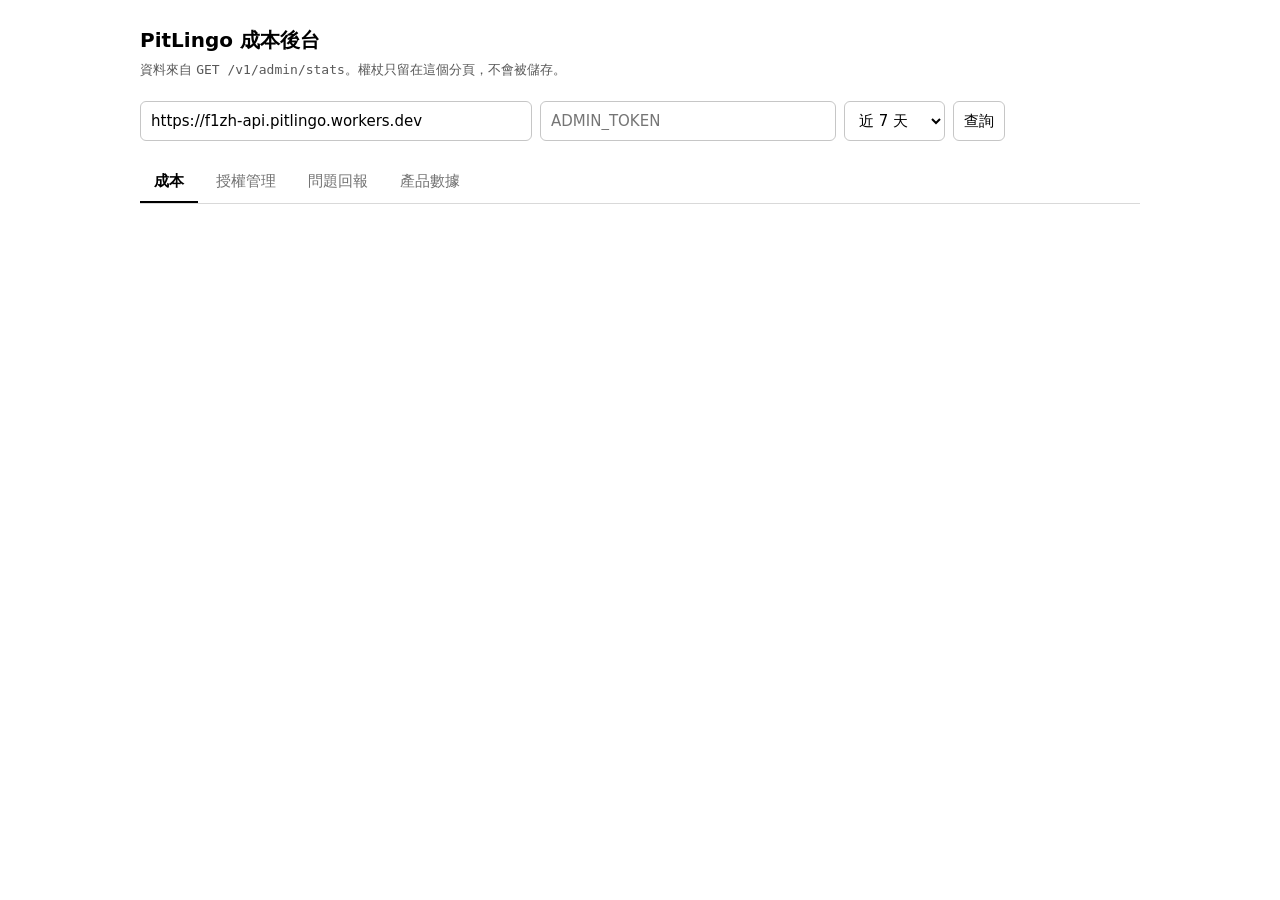
<file: backend/admin.html>
<!doctype html>
<meta charset="utf-8">
<title>PitLingo 成本後台</title>
<!--
  單檔後台。刻意不做建置、不用框架、不部署——用瀏覽器直接開這個檔就好。

  ⚠️ ADMIN_TOKEN 只留在這個分頁的記憶體裡，不寫 localStorage。
     寫進去的話，任何能碰到這台電腦的人都拿得到管理權限。
-->
<style>
  :root { color-scheme: light dark; }
  body { font: 15px/1.6 system-ui, "Noto Sans TC", sans-serif; margin: 0; padding: 24px;
         max-width: 1000px; margin-inline: auto; }
  h1 { font-size: 20px; margin: 0 0 4px; }
  .sub { opacity: .65; margin-bottom: 20px; font-size: 13px; }
  .bar { display: flex; gap: 8px; margin-bottom: 20px; flex-wrap: wrap; }
  input, button, select { font: inherit; padding: 7px 10px; border-radius: 6px;
                          border: 1px solid rgba(128,128,128,.45); background: transparent; color: inherit; }
  button { cursor: pointer; }
  .cards { display: grid; grid-template-columns: repeat(auto-fit, minmax(160px, 1fr)); gap: 12px; margin-bottom: 24px; }
  .card { border: 1px solid rgba(128,128,128,.3); border-radius: 10px; padding: 12px 14px; }
  .card .k { font-size: 12px; opacity: .65; }
  .card .v { font-size: 22px; font-weight: 600; margin-top: 2px; }
  .card.warn { border-color: #d33; }
  .card.warn .v { color: #d33; }
  table { width: 100%; border-collapse: collapse; font-size: 14px; }
  th, td { text-align: left; padding: 6px 8px; border-bottom: 1px solid rgba(128,128,128,.2); }
  th { font-weight: 600; opacity: .7; font-size: 12px; }
  td.num, th.num { text-align: right; font-variant-numeric: tabular-nums; }
  .day { margin-top: 20px; }
  .day h3 { font-size: 14px; margin: 0 0 6px; }
  .hint { font-size: 12px; opacity: .65; margin-top: 6px; }
  #err { color: #d33; white-space: pre-wrap; margin-bottom: 12px; }
  .tabs { display: flex; gap: 4px; margin-bottom: 18px; border-bottom: 1px solid rgba(128,128,128,.3); }
  .tab { border: 0; background: transparent; padding: 8px 14px; border-radius: 6px 6px 0 0;
         opacity: .55; border-bottom: 2px solid transparent; }
  .tab.on { opacity: 1; font-weight: 600; border-bottom-color: currentColor; }
  .panel { border: 1px solid rgba(128,128,128,.3); border-radius: 10px; padding: 14px 16px; margin-bottom: 16px; }
  .panel h3 { margin: 0 0 4px; font-size: 15px; }
  .key { font-family: ui-monospace, monospace; font-size: 20px; letter-spacing: 1px;
         padding: 10px 14px; border-radius: 8px; border: 1px dashed rgba(128,128,128,.5);
         display: inline-block; margin: 8px 0; user-select: all; }
  .danger { border-color: #d33; color: #d33; }
  .okmsg { color: #0a7; }
  .mono { font-family: ui-monospace, monospace; font-size: 13px; }
  .mail { max-width: 180px; overflow: hidden; text-overflow: ellipsis; white-space: nowrap; }
  .ops { white-space: nowrap; }
  .ops button { padding: 3px 8px; font-size: 12px; margin-right: 4px; }
  .st-active { color: #0a7; }
  .st-expired { color: #b8730a; }
  .st-revoked { color: #d33; }
  tr.done { opacity: .55; }
  .planSel { padding: 2px 6px; font-size: 12px; margin-right: 4px; }
  .mrow { display: flex; align-items: center; gap: 10px; padding: 3px 0; font-size: 13px; }
  .mk { width: 140px; flex: none; opacity: .8; }
  .mbar { flex: 1; height: 8px; background: rgba(128,128,128,.15); border-radius: 4px; overflow: hidden; }
  .mbar i { display: block; height: 100%; background: #e10600; }
  .mv { width: 70px; text-align: right; font-variant-numeric: tabular-nums; }
  .full { background: rgba(128,128,128,.1); padding: 12px; border-radius: 8px;
          max-height: 460px; overflow: auto; font-size: 12px; white-space: pre-wrap; margin-top: 14px; }
</style>

<h1>PitLingo 成本後台</h1>
<div class="sub">資料來自 <code>GET /v1/admin/stats</code>。權杖只留在這個分頁，不會被儲存。</div>

<div class="bar">
  <input id="base" size="42" value="https://f1zh-api.pitlingo.workers.dev" placeholder="後端網址">
  <input id="tok" type="password" size="30" placeholder="ADMIN_TOKEN">
  <select id="days"><option value="7">近 7 天</option><option value="14">近 14 天</option><option value="31">近 31 天</option></select>
  <button id="go">查詢</button>
</div>

<div class="tabs">
  <button class="tab on" data-t="cost">成本</button>
  <button class="tab" data-t="lic">授權管理</button>
  <button class="tab" data-t="rep">問題回報</button>
  <button class="tab" data-t="met">產品數據</button>
</div>

<div id="err"></div>

<section id="p-cost">
  <div id="cards" class="cards"></div>
  <div id="out"></div>
</section>

<section id="p-lic" hidden>
  <div class="panel">
    <h3>發放授權碼</h3>
    <p class="hint">期限由伺服器依方案自動計算，一律到隔年 <b>1/31</b>（F1 賽季橫跨年底，用 12/31 會讓最後幾場斷掉）。客服補償為 30 天。<br>GP Trial 是免費層，<b>不需要授權碼</b>——四種正式場次的前 15 分鐘自動生效。</p>
    <div class="bar">
      <input id="li-mail" size="24" placeholder="買家 email（強烈建議填）">
      <select id="li-plan"><option value="season_early">Season Early Access（NT$399）</option><option value="season">Season（NT$599）</option><option value="comp">客服補償 30 天</option></select>
      <input id="li-order" size="14" placeholder="訂單編號">
      <button id="li-go">發碼</button>
    </div>
    <div id="li-out"></div>
  </div>

  <div class="panel">
    <h3>封鎖安裝</h3>
    <p class="hint">
      這與「停用授權碼」不同：停用是針對<b>付費者</b>（退款、爭議），
      封鎖是針對<b>某一個安裝</b>（濫用免費額度、機器人）。
      被封鎖的安裝連免費層都不能用。
      <br>安裝編號可以從使用者的診斷工單裡看到。
    </p>
    <div class="bar">
      <input id="bl-id" size="30" placeholder="installId（UUID）">
      <button id="bl-go" class="danger">封鎖</button>
    </div>
    <div id="bl-out"></div>
  </div>

  <div class="panel">
    <h3>所有授權碼</h3>
    <div class="bar">
      <input id="ll-q" size="26" placeholder="搜尋授權碼 / email / 訂單編號">
      <select id="ll-status">
        <option value="all">全部狀態</option>
        <option value="active">有效</option>
        <option value="expired">已過期</option>
        <option value="revoked">已停用</option>
      </select>
      <button id="ll-go">重新整理</button>
    </div>
    <div id="ll-out"></div>
  </div>
</section>

<section id="p-met" hidden>
  <div class="panel">
    <h3>產品數據</h3>
    <p class="hint">
      全部是<b>彙總計數</b>——不含 contentId、不含 IP、不含任何可識別個人的資訊。
      能回答的問題：免費層該不該擴大、15 分鐘夠不夠、定價對不對、哪個版本推壞了。
    </p>
    <div class="bar">
      <select id="mt-days"><option value="30">近 30 天</option><option value="7">近 7 天</option><option value="90">近 90 天</option></select>
      <button id="mt-go">查詢</button>
    </div>
    <div id="mt-out"></div>
  </div>
</section>

<section id="p-rep" hidden>
  <div class="panel">
    <h3>問題回報</h3>
    <p class="hint">使用者在擴充功能按「傳送診斷」就會出現在這裡，保留 90 天。使用者手上有工單編號，對得起來。</p>
    <div class="bar"><button id="rp-go">重新整理</button></div>
    <div id="rp-out"></div>
  </div>
</section>

</section>

<script>
const $ = (id) => document.getElementById(id);

// ADMIN_TOKEN 只留在這個分頁的記憶體。不寫 localStorage——
// 寫進去的話，任何能碰到這台電腦的人都拿得到管理權限。
async function apiCall(path, opts) {
  const base = $('base').value.replace(/\/+$/, '');
  const res = await fetch(base + path, Object.assign({
    headers: { 'content-type': 'application/json', 'x-admin-token': $('tok').value },
  }, opts || {}));
  const data = await res.json().catch(() => ({}));
  if (!res.ok) {
    // 錯誤要帶著伺服器的 body —— needsForce、devices 這些細節都在裡面
    const e = new Error(data.error || ('HTTP ' + res.status));
    e.status = res.status;
    e.data = data;
    throw e;
  }
  return data;
}

document.querySelectorAll('.tab').forEach((b) => {
  b.onclick = () => {
    document.querySelectorAll('.tab').forEach((x) => x.classList.toggle('on', x === b));
    $('p-cost').hidden = b.dataset.t !== 'cost';
    $('p-lic').hidden = b.dataset.t !== 'lic';
    $('p-rep').hidden = b.dataset.t !== 'rep';
    $('p-met').hidden = b.dataset.t !== 'met';
    if (b.dataset.t === 'met') $('mt-go').click();
    if (b.dataset.t === 'lic' && !llRows.length) loadLicenses();
    if (b.dataset.t === 'rep') $('rp-go').click();
  };
});

$('li-go').onclick = async () => {
  $('err').textContent = ''; $('li-out').innerHTML = '發放中…';
  try {
    const d = await apiCall('/v1/admin/license/issue', {
      method: 'POST',
      body: JSON.stringify({ email: $('li-mail').value.trim(), plan: $('li-plan').value, orderId: $('li-order').value.trim() }),
    });
    $('li-out').innerHTML = `<div class="okmsg">已發放（${d.plan}）。把這組碼寄給買家：</div>
      <div class="key">${d.licenseKey}</div>
      <div class="hint">${d.expiresAt ? '到期日 ' + new Date(d.expiresAt * 1000).toISOString().slice(0, 10) : '無使用期限'}　·　使用者在擴充功能的設定頁貼上即可啟用，最多 3 台裝置。</div>`;
    loadLicenses();
  } catch (e) { $('li-out').innerHTML = ''; $('err').textContent = String(e.message || e); }
};


// ---- 授權清單 ----
// 一組一組查在量大之後完全不能用。這裡直接列出全部，可搜尋、可就地操作。
let llRows = [];

async function loadLicenses() {
  $('err').textContent = '';
  $('ll-out').innerHTML = '載入中…';
  try {
    const d = await apiCall('/v1/admin/license/list?q=' + encodeURIComponent($('ll-q').value.trim())
      + '&status=' + $('ll-status').value);
    llRows = d.rows;
    renderLicenses(d);
  } catch (e) { $('ll-out').innerHTML = ''; $('err').textContent = String(e.message || e); }
}

function fmtDay(sec) { return sec ? new Date(sec * 1000).toISOString().slice(0, 10) : '無期限'; }

const STATE_LABEL = { active: '有效', expired: '已過期', revoked: '已停用' };

function renderLicenses(d) {
  if (!llRows.length) { $('ll-out').innerHTML = '<div class="hint">沒有符合條件的授權碼。</div>'; return; }
  $('ll-out').innerHTML = `<table>
    <tr><th>授權碼</th><th>方案</th><th>到期</th><th class="num">裝置</th><th>email</th><th>狀態</th><th>操作</th></tr>
    ${llRows.map((r, i) => `<tr>
      <td class="mono">${r.licenseKey}</td>
      <td>${r.planLabel}</td>
      <td>${fmtDay(r.expiresAt)}</td>
      <td class="num">${r.devices}</td>
      <td class="mail">${r.email || '—'}</td>
      <td class="st-${r.state}">${STATE_LABEL[r.state]}</td>
      <td class="ops">
        <select data-a="plan" data-i="${i}" class="planSel">
          ${['season_early', 'season', 'comp'].map((pk) => `<option value="${pk}"${r.plan === pk ? ' selected' : ''}>${PLAN_LABEL[pk]}</option>`).join('')}
        </select>
        <button data-a="extend" data-i="${i}" class="secondary">+30 天</button>
        <button data-a="clear" data-i="${i}" class="secondary">清空裝置</button>
        <button data-a="toggle" data-i="${i}" class="${r.state === 'revoked' ? 'secondary' : 'danger'}">${r.state === 'revoked' ? '恢復' : '停用'}</button>
        <button data-a="delete" data-i="${i}" class="danger">刪除</button>
      </td></tr>`).join('')}
    </table>
    ${d && d.complete === false ? '<div class="hint">資料超過一頁，請用搜尋縮小範圍。</div>' : ''}`;

  $('ll-out').querySelectorAll('button[data-a]').forEach((b) => {
    b.onclick = () => licenseAction(b.dataset.a, llRows[Number(b.dataset.i)], b);
  });
  // 換方案用下拉，改完立刻套用並重算到期日
  $('ll-out').querySelectorAll('select[data-a="plan"]').forEach((sel) => {
    sel.onchange = () => licenseAction('plan', llRows[Number(sel.dataset.i)], sel, sel.value);
  });
}

const PLAN_LABEL = {
  season_early: 'Early NT$399', season: 'Season NT$599', comp: '補償 30 天', trial: 'GP Trial',
};

async function licenseAction(action, row, btn, value) {
  const payload = { licenseKey: row.raw };

  if (action === 'plan') {
    if (!confirm('把 ' + row.licenseKey + ' 改成「' + PLAN_LABEL[value] + '」？到期日會依新方案重算。')) {
      loadLicenses();
      return;
    }
    payload.plan = value;
    payload.recalcExpiry = true;
  }

  if (action === 'delete') {
    // 刪除與停用是不同的東西：停用留紀錄（日後有爭議時需要），刪除是清掉。
    // 有裝置啟用中的碼後端會先擋一次，這裡再問一次。
    if (!confirm('永久刪除 ' + row.licenseKey + '？\n\n這與「停用」不同——資料會完全消失，'
      + '日後有爭議時查不到紀錄。建議只用來刪測試碼。')) return;
    btn.disabled = true;
    try {
      await apiCall('/v1/admin/license/delete', { method: 'POST', body: JSON.stringify(payload) });
    } catch (e) {
      const d = e.data || {};
      if (d.needsForce && confirm(d.error + '\n\n仍要強制刪除嗎？')) {
        try {
          await apiCall('/v1/admin/license/delete', {
            method: 'POST', body: JSON.stringify(Object.assign({}, payload, { force: true })),
          });
        } catch (e2) { $('err').textContent = String(e2.message || e2); }
      } else if (!d.needsForce) {
        $('err').textContent = String(e.message || e);
      }
    }
    await loadLicenses();
    return;
  }

  if (action === 'extend') payload.extendDays = 30;
  if (action === 'clear') {
    if (!confirm(`清空 ${row.licenseKey} 的所有裝置？
使用者需要重新啟用（授權碼本身不受影響）。`)) return;
    payload.clearDevices = true;
  }
  if (action === 'toggle') {
    const on = row.state !== 'revoked';
    // 停用會讓使用者在 24 小時內失去存取，一定要再問一次
    if (on && !confirm(`停用 ${row.licenseKey}？
使用者會在 24 小時內失去存取權。`)) return;
    payload.revoked = on;
  }
  btn.disabled = true;
  try {
    await apiCall('/v1/admin/license/patch', { method: 'POST', body: JSON.stringify(payload) });
    await loadLicenses();
  } catch (e) { btn.disabled = false; $('err').textContent = String(e.message || e); }
}

$('bl-go').onclick = async () => {
  const id = $('bl-id').value.trim();
  if (!id) { $('err').textContent = '請填入 installId'; return; }
  if (!confirm('封鎖這個安裝？它會立刻失去所有存取權，包含免費層。')) return;
  $('err').textContent = '';
  try {
    const d = await apiCall('/v1/admin/revoke', { method: 'POST', body: JSON.stringify({ installId: id }) });
    $('bl-out').innerHTML = `<div class="okmsg">已封鎖，目前共 ${d.revoked} 個安裝在封鎖清單中。</div>`;
    $('bl-id').value = '';
  } catch (e) { $('err').textContent = String(e.message || e); }
};

// ---- 產品數據 ----
$('mt-go').onclick = async () => {
  $('err').textContent = '';
  $('mt-out').innerHTML = '載入中…';
  try {
    const d = await apiCall('/v1/admin/metrics?days=' + $('mt-days').value);
    const bar = (obj, label) => {
      const rows = Object.entries(obj).sort((a, b) => b[1] - a[1]);
      const max = rows.reduce((m, r) => Math.max(m, r[1]), 0) || 1;
      return `<div class="panel"><h3>${label}</h3>` + (rows.length ? rows.map(([k, v]) =>
        `<div class="mrow"><span class="mk">${k}</span>`
        + `<span class="mbar"><i style="width:${(v / max * 100).toFixed(1)}%"></i></span>`
        + `<span class="mv">${v.toLocaleString()}</span></div>`).join('')
        : '<div class="hint">尚無資料。</div>') + '</div>';
    };

    const conv = d.conversionHint == null ? '—' : (d.conversionHint * 100).toFixed(2) + '%';
    $('mt-out').innerHTML =
`<div class="cards">
          <div class="card"><div class="k">免費場次</div><div class="v">${d.sessions.free.toLocaleString()}</div></div>
          <div class="card"><div class="k">已授權場次</div><div class="v">${d.sessions.licensed.toLocaleString()}</div></div>
          <div class="card"><div class="k">啟用授權</div><div class="v">${d.activations.toLocaleString()}</div></div>
          <div class="card"><div class="k">轉換率</div><div class="v">${conv}</div></div>
        </div>`
      + bar(d.sessionTypes, '場次類型分布　—— 免費層要不要擴大到其他內容？')
      + bar(d.freeDropoffMinutes, '免費額度用完時的分鐘數　—— 15 分鐘夠不夠？')
      + Object.entries(d.errorsByVersion).map(([ver, kinds]) =>
          bar(kinds, `錯誤：v${ver}　—— 這次推送有沒有推壞？`)).join('')
      + `<p class="hint">${d.note}</p>`;
  } catch (e) { $('mt-out').innerHTML = ''; $('err').textContent = String(e.message || e); }
};

$('ll-go').onclick = loadLicenses;
$('ll-q').onkeydown = (e) => { if (e.key === 'Enter') loadLicenses(); };
$('ll-status').onchange = loadLicenses;

// ---- 問題回報 ----
$('rp-go').onclick = async () => {
  $('err').textContent = '';
  $('rp-out').innerHTML = '載入中…';
  try {
    const d = await apiCall('/v1/admin/reports');
    $('rp-out').innerHTML = d.rows.length ? `<table>
      <tr><th>狀態</th><th>工單</th><th>時間</th><th>版本</th><th>使用者說明</th><th>聯絡方式</th><th></th></tr>
      ${d.rows.map((r) => `<tr class="${r.resolved ? 'done' : ''}">
        <td>${r.resolved ? '<span class="st-active">已解決</span>' : '<span class="st-expired">待處理</span>'}</td>
        <td class="mono">${r.id}</td>
        <td>${new Date(r.at * 1000).toLocaleString('zh-TW')}</td>
        <td>${r.version || '—'}</td>
        <td>${r.note || '—'}</td>
        <td class="mail">${r.contact || '—'}</td>
        <td class="ops">
          <button class="secondary" data-rid="${r.id}">看全文</button>
          <button class="secondary" data-rdone="${r.id}" data-v="${r.resolved ? '0' : '1'}">${r.resolved ? '重開' : '標記已解決'}</button>
          <button class="danger" data-rdel="${r.id}">刪除</button>
        </td>
      </tr>`).join('')}
      </table><pre id="rp-full" class="full" hidden></pre>`
      : '<div class="hint">目前沒有任何回報。</div>';

    $('rp-out').querySelectorAll('button[data-rdone]').forEach((b) => {
      b.onclick = async () => {
        b.disabled = true;
        try {
          await apiCall('/v1/admin/reports/patch', {
            method: 'POST',
            body: JSON.stringify({ id: b.dataset.rdone, resolved: b.dataset.v === '1' }),
          });
          $('rp-go').click();
        } catch (e) { b.disabled = false; $('err').textContent = String(e.message || e); }
      };
    });
    $('rp-out').querySelectorAll('button[data-rdel]').forEach((b) => {
      b.onclick = async () => {
        if (!confirm('刪除這張工單？內容會完全消失。')) return;
        try {
          await apiCall('/v1/admin/reports/patch', {
            method: 'POST', body: JSON.stringify({ id: b.dataset.rdel, delete: true }),
          });
          $('rp-go').click();
        } catch (e) { $('err').textContent = String(e.message || e); }
      };
    });
    $('rp-out').querySelectorAll('button[data-rid]').forEach((b) => {
      b.onclick = async () => {
        const pre = $('rp-full');
        pre.hidden = false; pre.textContent = '載入中…';
        try {
          const full = await apiCall('/v1/admin/reports?id=' + encodeURIComponent(b.dataset.rid));
          pre.textContent = full.report;
          pre.scrollIntoView({ behavior: 'smooth', block: 'nearest' });
        } catch (e) { pre.textContent = String(e.message || e); }
      };
    });
  } catch (e) { $('rp-out').innerHTML = ''; $('err').textContent = String(e.message || e); }
};

const usd = (n) => '$' + Number(n || 0).toFixed(4);
const pct = (n) => n == null ? '—' : (n * 100).toFixed(1) + '%';

function card(k, v, warn) {
  return `<div class="card${warn ? ' warn' : ''}"><div class="k">${k}</div><div class="v">${v}</div></div>`;
}

$('go').onclick = async () => {
  $('err').textContent = '';
  $('out').innerHTML = '';
  $('cards').innerHTML = '查詢中…';
  try {
    render(await apiCall('/v1/admin/stats?days=' + $('days').value));
  } catch (e) {
    $('cards').innerHTML = '';
    $('err').textContent = String(e.message || e);
  }
};

function render(d) {
  const t = d.total, b = d.budget;
  const overRatio = b.dailyCapUsd ? b.todayUsd / b.dailyCapUsd : 0;

  $('cards').innerHTML = [
    card('今日成本', usd(b.todayUsd) + ' / ' + usd(b.dailyCapUsd), overRatio >= 0.8),
    card(`近 ${d.days} 天成本`, usd(t.usd)),
    // 這是整個商業模式的分母：命中率越高，每位使用者的邊際成本越接近 0
    card('共用快取命中率', pct(t.sharedHitRate)),
    // 掉下來代表 SYSTEM_PROMPT 又低於 4,096 tokens（坑 #21），
    // 那是「每次全額計費卻完全不報錯」的狀態
    card('Prompt 快取命中率', pct(t.promptCacheHitRate), t.promptCacheHitRate != null && t.promptCacheHitRate < 0.5),
    card('每句翻譯成本', t.usdPerTranslatedLine == null ? '—' : '$' + t.usdPerTranslatedLine.toFixed(6)),
    card('翻譯句數', t.translated.toLocaleString()),
  ].join('');

  $('out').innerHTML = d.daily.filter((x) => x.videos.length).map((day) => `
    <div class="day">
      <h3>${day.date}　${usd(day.usd)}</h3>
      <table>
        <tr><th>contentId</th><th class="num">成本</th><th class="num">翻譯</th><th class="num">快取命中</th><th class="num">呼叫</th></tr>
        ${day.videos.map((v) => `<tr>
          <td>${v.cid}</td><td class="num">${usd(v.usd)}</td>
          <td class="num">${v.translated}</td><td class="num">${v.cached}</td><td class="num">${v.calls}</td>
        </tr>`).join('')}
      </table>
    </div>`).join('')
    || '<div class="hint">這段期間沒有翻譯紀錄。</div>';

  if (t.promptCacheHitRate != null && t.promptCacheHitRate < 0.5) {
    $('out').insertAdjacentHTML('afterbegin',
      '<div class="hint" style="color:#d33">⚠ Prompt 快取命中率偏低。'
      + '請跑 <code>node tools/check-prompt.js</code> 確認 SYSTEM_PROMPT 仍在 4,096 tokens 之上——'
      + '低於門檻時 cache_control 會靜默失效，每次全額計費。</div>');
  }
}
</script>
</file>
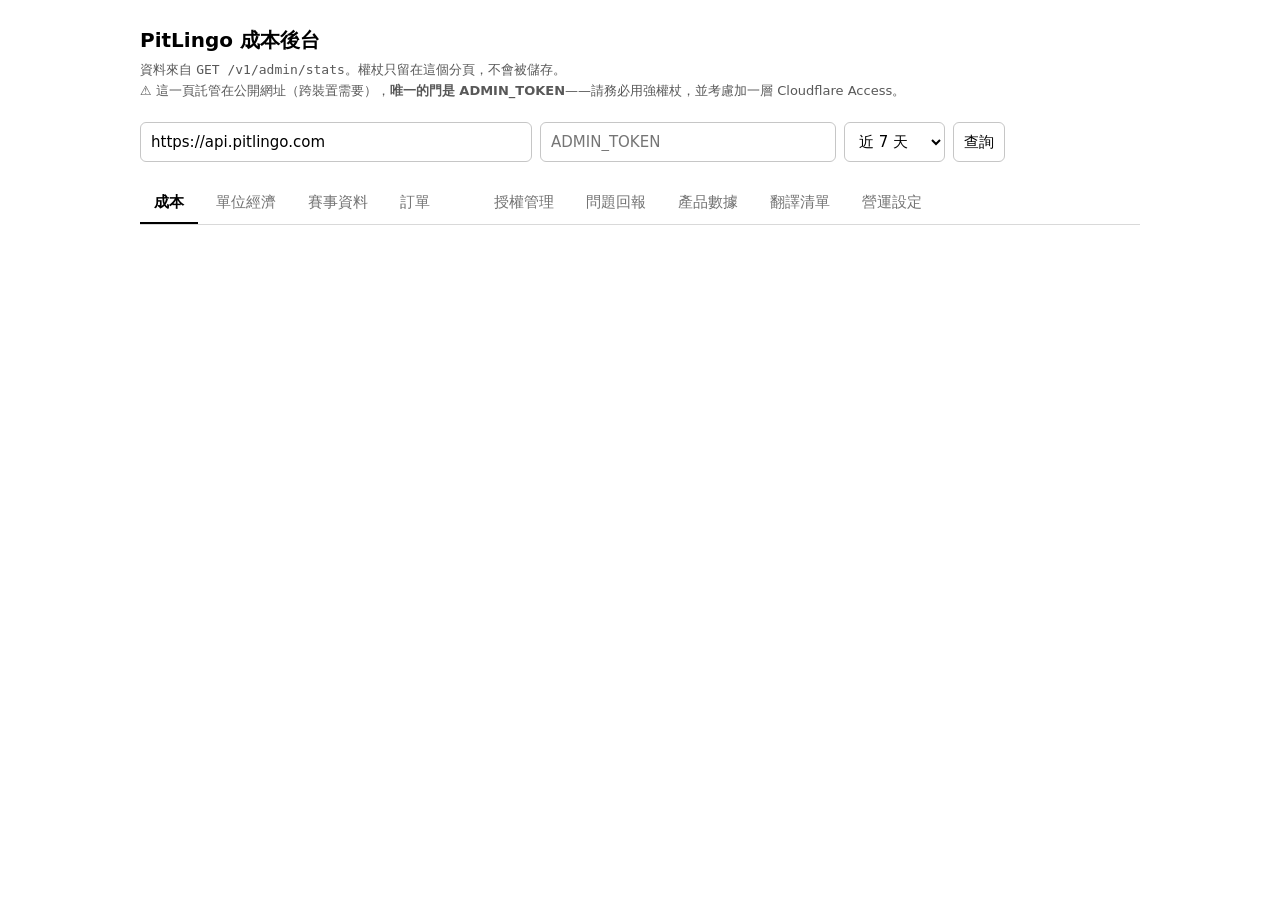
<file: legal/admin.html>
<!doctype html>
<meta charset="utf-8">
<title>PitLingo 成本後台</title>
<!--
  單檔後台。刻意不做建置、不用框架、不部署——用瀏覽器直接開這個檔就好。

  ⚠️ ADMIN_TOKEN 只留在這個分頁的記憶體裡，不寫 localStorage。
     寫進去的話，任何能碰到這台電腦的人都拿得到管理權限。
-->
<style>
  :root { color-scheme: light dark; }
  body { font: 15px/1.6 system-ui, "Noto Sans TC", sans-serif; margin: 0; padding: 24px;
         max-width: 1000px; margin-inline: auto; }
  h1 { font-size: 20px; margin: 0 0 4px; }
  .sub { opacity: .65; margin-bottom: 20px; font-size: 13px; }
  .bar { display: flex; gap: 8px; margin-bottom: 20px; flex-wrap: wrap; }
  input, button, select { font: inherit; padding: 7px 10px; border-radius: 6px;
                          border: 1px solid rgba(128,128,128,.45); background: transparent; color: inherit; }
  button { cursor: pointer; }
  .cards { display: grid; grid-template-columns: repeat(auto-fit, minmax(160px, 1fr)); gap: 12px; margin-bottom: 24px; }
  .card { border: 1px solid rgba(128,128,128,.3); border-radius: 10px; padding: 12px 14px; }
  .card .k { font-size: 12px; opacity: .65; }
  .card .v { font-size: 22px; font-weight: 600; margin-top: 2px; }
  .card.warn { border-color: #d33; }
  .card.warn .v { color: #d33; }
  table { width: 100%; border-collapse: collapse; font-size: 14px; }
  th, td { text-align: left; padding: 6px 8px; border-bottom: 1px solid rgba(128,128,128,.2); }
  th { font-weight: 600; opacity: .7; font-size: 12px; }
  td.num, th.num { text-align: right; font-variant-numeric: tabular-nums; }
  .day { margin-top: 20px; }
  .day h3 { font-size: 14px; margin: 0 0 6px; }
  .hint { font-size: 12px; opacity: .65; margin-top: 6px; }
  #err { color: #d33; white-space: pre-wrap; margin-bottom: 12px; }
  .tabs { display: flex; gap: 4px; margin-bottom: 18px; border-bottom: 1px solid rgba(128,128,128,.3); }
  .tab { border: 0; background: transparent; padding: 8px 14px; border-radius: 6px 6px 0 0;
         opacity: .55; border-bottom: 2px solid transparent; }
  .tab.on { opacity: 1; font-weight: 600; border-bottom-color: currentColor; }
  .panel { border: 1px solid rgba(128,128,128,.3); border-radius: 10px; padding: 14px 16px; margin-bottom: 16px; }
  .panel h3 { margin: 0 0 4px; font-size: 15px; }
  .key { font-family: ui-monospace, monospace; font-size: 20px; letter-spacing: 1px;
         padding: 10px 14px; border-radius: 8px; border: 1px dashed rgba(128,128,128,.5);
         display: inline-block; margin: 8px 0; user-select: all; }
  .danger { border-color: #d33; color: #d33; }
  .okmsg { color: #0a7; }
  .mono { font-family: ui-monospace, monospace; font-size: 13px; }
  .mail { max-width: 180px; overflow: hidden; text-overflow: ellipsis; white-space: nowrap; }
  .ops { white-space: nowrap; }
  .ops button { padding: 3px 8px; font-size: 12px; margin-right: 4px; }
  .st-active { color: #0a7; }
  .st-expired { color: #b8730a; }
  .st-revoked { color: #d33; }
  tr.done { opacity: .55; }
  .planSel { padding: 2px 6px; font-size: 12px; margin-right: 4px; }
  .mrow { display: flex; align-items: center; gap: 10px; padding: 3px 0; font-size: 13px; }
  .mk { width: 140px; flex: none; opacity: .8; }
  .mbar { flex: 1; height: 8px; background: rgba(128,128,128,.15); border-radius: 4px; overflow: hidden; }
  .mbar i { display: block; height: 100%; background: #e10600; }
  .mv { width: 70px; text-align: right; font-variant-numeric: tabular-nums; }
  .st-paid { color: #0a7; font-weight: 600; }
  .st-awaiting { color: #b8730a; }
  .st-created { opacity: .6; }
  .st-failed { color: #d33; }
  .clickrow { cursor: pointer; }
  .dk { opacity: .7; width: 110px; }
  .secHead { margin: 14px 0 4px; font-size: 14px; }
  .clickrow:hover { background: rgba(128,128,128,.12); }
  .tag { font-size: 11px; padding: 1px 6px; border-radius: 999px; border: 1px solid currentColor; margin-left: 6px; }
  .tab .badge { display: inline-block; min-width: 16px; padding: 0 5px; margin-left: 6px;
                border-radius: 999px; background: #d33; color: #fff; font-size: 11px; font-weight: 700; }
  /* 通知橫幅。**固定在畫面上、不隨捲動跑掉**——後台在手機上多半只看得到一小塊，
     出現在頁面某處的提示等於沒有提示。 */
  #toast { position: fixed; left: 50%; transform: translateX(-50%); bottom: 20px; z-index: 99;
           background: #0a7c4a; color: #fff; padding: 12px 18px; border-radius: 10px;
           box-shadow: 0 6px 24px rgba(0,0,0,.28); font-size: 14px; max-width: 90vw; cursor: pointer; }
  @media (max-width: 640px) {
    body { padding: 14px; }
    .tabs { overflow-x: auto; }
    .ops button, .ops select { margin-bottom: 3px; }
    table { font-size: 13px; }
  }
  .full { background: rgba(128,128,128,.1); padding: 12px; border-radius: 8px;
          max-height: 460px; overflow: auto; font-size: 12px; white-space: pre-wrap; margin-top: 14px; }
</style>

<h1>PitLingo 成本後台</h1>
<div class="sub">資料來自 <code>GET /v1/admin/stats</code>。權杖只留在這個分頁，不會被儲存。<br>⚠️ 這一頁託管在公開網址（跨裝置需要），<b>唯一的門是 ADMIN_TOKEN</b>——請務必用強權杖，並考慮加一層 Cloudflare Access。</div>

<div class="bar">
  <input id="base" size="42" value="https://api.pitlingo.com" placeholder="後端網址">
  <input id="tok" type="password" size="30" placeholder="ADMIN_TOKEN">
  <select id="days"><option value="7">近 7 天</option><option value="14">近 14 天</option><option value="31">近 31 天</option></select>
  <button id="go">查詢</button>
</div>

<div class="tabs">
  <button class="tab on" data-t="cost">成本</button>
  <button class="tab" data-t="econ">單位經濟</button>
  <button class="tab" data-t="sch">賽事資料</button>
  <button class="tab" data-t="ord">訂單<span id="ordBadge" class="badge" hidden></span></button>
  <button class="tab" data-t="lic">授權管理</button>
  <button class="tab" data-t="rep">問題回報</button>
  <button class="tab" data-t="met">產品數據</button>
  <button class="tab" data-t="bun">翻譯清單</button>
  <button class="tab" data-t="ops">營運設定</button>
</div>

<div id="err"></div>
<div id="toast" hidden></div>

<section id="p-cost">
  <div id="cards" class="cards"></div>
  <div id="out"></div>
</section>

<section id="p-sch" hidden>
  <div class="panel">
    <h3>賽事資料</h3>
    <p class="hint">
      <b>賽事資料與商品資料是分開的。</b>商品（比賽週通行證）只綁一個場次代碼，
      效期完全由這裡的時間動態算出來——所以賽程改了，<b>已售出的通行證效期會自動跟著改</b>，
      不需要動任何商品，也不需要重新發碼。<br>
      通行證的區間定義為
      <b>［本場第一場賽事前一天，下一場第一場賽事前一天）</b>。
      往前一天是為了涵蓋比賽週四的 warm-up 直播。這樣所有區間會完美接合，
      任何時間點都只屬於一場，不會出現「兩張票都能看」或「都不能看」。
    </p>
    <div id="sch-meta" class="cards"></div>
    <div class="bar">
      <button id="sch-go">重新整理</button>
      <button id="sch-sync" class="secondary">立即同步賽程</button>
    </div>
    <p class="hint">
      同步來源由 <code>SCHEDULE_URL</code> 環境變數指定（未設定時使用內建賽程）。<br>
      ⚠️ 同步會<b>嚴格驗證</b>：站數、日期遞增、場次時間必須落在比賽週內。
      任何一項不合理就<b>整份拒絕並保留原賽程</b>——寧可用舊的，也不要讓購買頁空掉。
    </p>
    <div id="sch-msg" class="hint"></div>
    <div id="sch-out"></div>
  </div>
</section>

<section id="p-econ" hidden>
  <div class="panel">
    <h3>單位經濟</h3>
    <p class="hint">
      <b>量得到的與估出來的分開放。</b>上面那組是實際量到的（token 用量 × 單價、
      已付款訂單金額）；下面那組要靠你填的三個假設，數字只能當方向參考。<br>
      混在一起呈現會讓「我猜的續訂率」看起來像實測的 LTV，然後那個數字被拿去
      決定廣告預算——那是最貴的一種錯。
    </p>
    <div class="bar">
      <select id="ec-days">
        <option value="7">近 7 天</option>
        <option value="30" selected>近 30 天</option>
        <option value="90">近 90 天</option>
      </select>
      <button id="ec-go">重新計算</button>
    </div>
    <h4 class="secHead">實測</h4>
    <div id="ec-cards" class="cards"></div>
    <div id="ec-detail"></div>
    <h4 class="secHead">估算（依賴下方假設）</h4>
    <div id="ec-est" class="cards"></div>
    <p class="hint" id="ec-assume"></p>
  </div>

  <div class="panel">
    <h3>每位使用者的用量</h3>
    <p class="hint">
      直播測試要回答的就是這一頁——<b>有沒有人在燒錢</b>、付費者的平均成本是多少。
      用影片分組看不出來：一支熱門影片的成本可能來自 1 個人，也可能來自 100 個人，
      那兩件事的意義完全相反。<br>
      安裝編號可以拿去「封鎖安裝」，也可以對得上使用者的診斷工單。
    </p>
    <div class="bar">
      <select id="us-days">
        <option value="1" selected>今天</option>
        <option value="3">近 3 天</option>
        <option value="7">近 7 天</option>
      </select>
      <button id="us-go">重新整理</button>
    </div>
    <div id="us-cards" class="cards"></div>
    <div id="us-out"></div>
  </div>
</section>

<section id="p-ord" hidden>
  <div class="panel">
    <h3>訂單</h3>
    <p class="hint">
      <b>訂單在按下結帳的當下就建立</b>，不是付款成功才建立——所以這裡看得到
      「有人結帳卻沒付成功」。那些訂單以前完全不留痕跡，使用者回報付款失敗時查無此人。<br>
      <b>未完成付款</b>＝導去綠界後沒有下文（關掉視窗、放棄）。
      <b>已取號</b>＝ATM／超商拿到繳費代碼，錢還沒進來，常常隔天才繳，不要當成流失。
      <b>已付款</b>＝綠界的伺服器對伺服器通知確認收款、授權碼已發。<br>
      ⚠️ 這裡<b>沒有</b>「手動標記為已付款」——那等於在後台開一個發碼後門。要補償請用「授權管理 → 發放授權碼 → 客服補償」。
    </p>
    <div class="bar">
      <input id="or-q" size="26" placeholder="搜尋訂單編號 / email / 商品">
      <select id="or-status">
        <option value="all">全部狀態</option>
        <option value="paid">已付款</option>
        <option value="awaiting">已取號待繳費</option>
        <option value="created">未完成付款</option>
        <option value="failed">付款失敗</option>
      </select>
      <button id="or-go">重新整理</button>
      <button id="or-notify" class="secondary">開啟新訂單通知</button>
    </div>
    <div id="or-cards" class="cards"></div>
    <div id="or-out"></div>
  </div>

  <div class="panel" id="or-detailWrap" hidden>
    <h3>訂單明細　<span id="or-dno" class="mono"></span></h3>
    <div id="or-detail"></div>
  </div>
</section>

<section id="p-lic" hidden>
  <div class="panel">
    <h3>發放授權碼</h3>
    <p class="hint"><b>方案與價格由伺服器提供，不寫在這一頁裡。</b>寫死過一次，
      結果定價改成「上半季 599／下半季 299／一週 39」之後，後台還在發早鳥碼——
      發出去的東西與網站上賣的是兩套，而且完全不會報錯。<br>
      發<b>比賽週通行證</b>時要選一場大獎賽——不選的話發出去的碼沒有場次資訊，使用者的設定頁看不到自己拿到的是哪一場，客服也對不上補償了什麼。<br>
            期限由伺服器依方案自動計算，一律到隔年 <b>1/31</b>（F1 賽季橫跨年底，用 12/31 會讓最後幾場斷掉）。客服補償為 30 天。<br>GP Trial 是免費層，<b>不需要授權碼</b>——四種正式場次的前 15 分鐘自動生效。</p>
    <div class="bar">
      <input id="li-mail" size="24" placeholder="買家 email（強烈建議填）">
      <select id="li-plan"></select>
      <select id="li-gp" hidden></select>
      <input id="li-order" size="14" placeholder="訂單編號">
      <button id="li-go">發碼</button>
    </div>
    <div id="li-out"></div>
  </div>

  <div class="panel">
    <h3>封鎖安裝</h3>
    <p class="hint">
      這與「停用授權碼」不同：停用是針對<b>付費者</b>（退款、爭議），
      封鎖是針對<b>某一個安裝</b>（濫用免費額度、機器人）。
      被封鎖的安裝連免費層都不能用。
      <br>安裝編號可以從使用者的診斷工單裡看到。
    </p>
    <div class="bar">
      <input id="bl-id" size="30" placeholder="installId（UUID）">
      <button id="bl-go" class="danger">封鎖</button>
    </div>
    <div id="bl-out"></div>
  </div>

  <div class="panel">
    <h3>查一個客戶（帳號視圖）</h3>
    <p class="hint">
      客服最常需要的一頁：<b>這個人寄信來，他到底買了什麼</b>。
      一次列出這個 email 底下的所有訂單與所有授權碼。<br>
      ⚠️ 這同時是<b>帳號系統的預演</b>。目前沒有登入，使用者的身分就是購買時填的 email；
      日後真的做登入時，這一頁的內容就是他登入後看到的畫面，資料結構不必改。
      前提是<b>每一筆訂單與每一組授權碼都帶著同一個 email</b>——
      下面的「孤兒授權」就是在盯這件事。
    </p>
    <div class="bar">
      <input id="ac-mail" size="30" placeholder="買家 email">
      <button id="ac-go">查詢</button>
    </div>
    <div id="ac-out"></div>
  </div>
  <div class="panel">
    <h3>所有授權碼</h3>
    <p class="hint">
      只留客服真的會用到的動作。<b>換方案</b>會依新方案重算到期日，
      但<b>訂單金額不會跟著改</b>——帳目上那張碼的實付金額仍是原來的數字，
      所以退款與升級折抵請以訂單為準。下拉只列「發了有用」的方案。<br>
      <b>停用</b>留紀錄（退款、爭議時需要），<b>刪除</b>不留（只用來清測試碼）。
    </p>
    <div class="bar">
      <input id="ll-q" size="26" placeholder="搜尋授權碼 / email / 訂單編號">
      <select id="ll-status">
        <option value="all">全部狀態</option>
        <option value="active">有效</option>
        <option value="expired">已過期</option>
        <option value="revoked">已停用</option>
      </select>
      <button id="ll-go">重新整理</button>
    </div>
    <div id="ll-out"></div>
  </div>
</section>

<section id="p-met" hidden>
  <div class="panel">
    <h3>產品數據</h3>
    <p class="hint">
      全部是<b>彙總計數</b>——不含 contentId、不含 IP、不含任何可識別個人的資訊。
      能回答的問題：免費層該不該擴大、15 分鐘夠不夠、定價對不對、哪個版本推壞了。
    </p>
    <div class="bar">
      <select id="mt-days"><option value="30">近 30 天</option><option value="7">近 7 天</option><option value="90">近 90 天</option></select>
      <button id="mt-go">查詢</button>
    </div>
    <div id="mt-out"></div>
  </div>
</section>

<!--
  營運設定：**不必重新部署就能改的東西。**

  使用者的要求是「整個網站我要能夠自訂」。這一頁開放的是那些會隨營運調整、
  而每調整一次就要改程式碼重新部署的項目——價格、限量、付款方式、公告、下架。
-->
<!--
  翻譯清單：哪些影片翻好了、各有幾句、屬於哪一場 GP。

  只讀 KV 的 metadata，不讀 bundle 本體——一份兩千句約 200KB，
  一百支就是 20MB，一次列表就會逾時。
-->
<section id="p-bun" hidden>
  <div class="panel">
    <h3>翻譯清單</h3>
    <p class="hint">
      依比賽週分組。<b>已完整</b>代表該影片被完整收割過（後續觀看者會跳過整軌預抓，
      所以這個標記錯了會一直花錢）。<b>句/段</b>健康值約 1.3~2.4；
      低於 0.5 會標成 <b>⚠ 標記可疑</b>——那代表標著完整但譯文其實缺一大半，
      需要重新收割一次。只有句數而未標記完整的，表示翻了一部分但沒跑完，
      下一位觀看者仍會做整軌預抓補齊。
    </p>
    <div class="bar">
      <input id="bnQ" size="26" placeholder="搜尋網址後綴或 contentId">
      <label class="mrow" style="gap:6px">
        <input id="bnOnlyIncomplete" type="checkbox" style="width:auto">
        <span class="hint">只看未完整的</span>
      </label>
      <button id="bnGo">重新整理</button>
      <button id="bnFix">補齊舊資料</button>
    </div>
    <details style="margin:8px 0">
      <summary class="hint">補 slug（分組用）—— 從 userscript 的收割佇列貼進來</summary>
      <p class="hint">
        slug <b>無法從 contentId 反推</b>（F1TV 不提供反查，也不能爬）。
        但那份資料已經存在：userscript 的收割佇列裡就是完整路徑。<br>
        到 F1TV 用油猴選單「📤 複製收割網址對照」，再貼到下面。一行一個。
      </p>
      <textarea id="bnPaths" rows="5" style="width:100%;font-family:ui-monospace;font-size:12px"
        placeholder="/detail/1000010185/2026-australian-grand-prix"></textarea>
      <button id="bnSlugs" style="margin-top:6px">上傳網址對照</button>
      <div id="bnSlugOut" class="hint"></div>
    </details>
    <div id="bnCards" class="cards"></div>
    <div class="bar">
      <input id="bnCid" size="18" placeholder="contentId">
      <input id="bnFind" size="16" placeholder="搜尋（中英皆可）">
      <button id="bnView" class="secondary">檢視譯文</button>
      <button id="sq-go" class="secondary">掃描可疑譯文</button>
    </div>
    <p class="hint">抽查翻譯品質用。也可以用 <code>node tools/fetch-fixtures.js</code>
      把幾支完整的影片抓下來當固定測試資料。</p>
    <pre id="bnLines" class="full" hidden></pre>
    <div class="bar"><button id="bnMore" class="secondary" hidden>載入更多</button></div>
    <div id="sq-out"></div>
    <div id="bnOut"></div>
  </div>
</section>

<section id="p-ops" hidden>
  <div class="panel">
    <h3>價格</h3>
    <p class="hint">
      留空＝使用程式碼裡的預設值。只接受 <b>1~99999 的整數</b>——
      填 0 或負數會被伺服器忽略，那種錯誤直接等於金錢損失。<br>
      賽季方案填的是<b>牌價</b>，實際售價仍會依剩餘比賽週末套用分段規則。
    </p>
    <div id="opsPrices"></div>
    <p class="hint" id="opsEffHint"></p>
  </div>

  <div class="panel">
    <h3>其他</h3>
    <div class="bar">
      <input id="opsEarly" type="number" min="0" max="9999" size="10" placeholder="早鳥限量（留空＝20）">
      <input id="opsPay" size="14" placeholder="付款方式（留空＝ALL）">
    </div>
    <p class="hint">
      綠界回報 <b>10300023「本次交易未提供任何付款方式」</b>時，付款方式填
      <code>Credit</code> 試試。那個錯誤代表商店在綠界後台<b>一項付款方式都還沒開通</b>，
      <code>ALL</code> 過濾之後一種都不剩。可填 Credit / WebATM / ATM / CVS / BARCODE。
    </p>
    <div class="bar">
      <input id="opsNotice" size="46" maxlength="500" placeholder="購買頁公告（留空＝不顯示）">
    </div>
    <h4 class="secHead">單位經濟的假設值</h4>
    <p class="hint">
      這三個系統量不到，只能由你填。<b>「單位經濟」分頁會把它們標成估算</b>，
      不會拿去冒充實測數字。
    </p>
    <div class="bar">
      <input id="opsFx" type="number" min="1" max="200" step="0.1" size="8" placeholder="匯率（留空＝32）">
      <input id="opsMkt" type="number" min="0" size="10" placeholder="行銷花費 TWD（留空＝0）">
      <input id="opsLtv" type="number" min="1" max="10" step="0.1" size="8" placeholder="預期續訂季數（留空＝1）">
    </div>
    <p class="hint">⚠️ 續訂季數沒有實際資料之前請保持 1。填 2 會讓 LTV 憑空翻倍。</p>
    <div id="opsHidden"></div>
    <p class="hint">下架＝購買頁不顯示、也不能結帳。資料保留，隨時可以放回來。<br>
      ⚠️ 這裡刻意改成<b>勾選</b>而不是填代碼：代碼打錯時伺服器會直接忽略那一筆，
      不會報錯，於是你以為下架了、購買頁上卻還在賣。</p>
  </div>

  <button id="opsSave">儲存設定</button>
  <div id="opsMsg" class="hint"></div>
</section>

<section id="p-rep" hidden>
  <div class="panel">
    <h3>錯誤代碼對照</h3>
    <p class="hint">
      使用者回報時會帶一個代碼。<b>代碼不會隨文案調整而變</b>，訊息會——
      所以查問題一律以代碼為準。<br>
      擴充功能自己的代碼是 <code>PL-Cxx</code>（畫面上看得到），伺服器的是
      <code>Exx</code>（附在後面）。<b>PL-C06／PL-C07 不是故障</b>，
      那是免費層的正常行為。
    </p>
    <div id="cd-out"><button id="cd-go" class="secondary">載入代碼表</button></div>
  </div>

  <div class="panel">
    <h3>問題回報</h3>
    <p class="hint">使用者在擴充功能按「傳送診斷」就會出現在這裡，保留 90 天。使用者手上有工單編號，對得起來。</p>
    <div class="bar"><button id="rp-go">重新整理</button></div>
    <div id="rp-out"></div>
  </div>
</section>

</section>

<script>
const $ = (id) => document.getElementById(id);

// ADMIN_TOKEN 只留在這個分頁的記憶體。不寫 localStorage——
// 寫進去的話，任何能碰到這台電腦的人都拿得到管理權限。
// ---- 營運設定 ----
// 這一頁的存在理由：價格、限量、付款方式這些會隨營運調整，
// 每改一次就要動程式碼重新部署是不合理的。
let opsPlans = [];

async function opsLoad() {
  try {
    const d = await apiCall('/v1/admin/ops');
    opsPlans = d.plans || [];
    const cur = d.current || {};
    const esc = (x) => String(x).replace(/[&<>"]/g, (c) =>
      ({ '&': '&amp;', '<': '&lt;', '>': '&gt;', '"': '&quot;' }[c]));

    const groups = [['sub', '訂閱方案'], ['service', '代訂服務']];
    $('opsPrices').innerHTML = groups.map((g) => {
      const rows = opsPlans.filter((p) => (p.kind || 'sub') === g[0]);
      if (!rows.length) return '';
      return '<h4 class="secHead">' + g[1] + '</h4>' + rows.map((p) => {
        const v = (cur.prices && cur.prices[p.key] != null) ? cur.prices[p.key] : '';
        // 「此刻實收」與牌價不同時一定要標出來，否則改了牌價卻發現收的是別的數字
        const diff = p.effective != null && p.effective !== (v === '' ? p.defaultPrice : Number(v));
        return '<div class="mrow"><span class="mk">' + esc(p.label) + '</span>'
          + '<input data-price="' + esc(p.key) + '" type="number" min="1" max="99999" size="8"'
          + ' placeholder="' + p.defaultPrice + '" value="' + v + '">'
          + '<span class="hint">' + esc(p.key) + '　預設 ' + adMoney(p.defaultPrice)
          + (diff ? '　<b class="st-awaiting">此刻實收 ' + adMoney(p.effective)
              + (p.tier ? '（' + esc(p.tier) + '）' : '') + '</b>' : '')
          + '</span></div>';
      }).join('');
    }).join('');

    // 下架用勾選，代碼由伺服器提供，打不錯
    const hid = cur.hidden || [];
    $('opsHidden').innerHTML = opsPlans.map((p) =>
      '<label class="mrow"><input type="checkbox" data-hide="' + esc(p.key) + '"'
      + (hid.includes(p.key) ? ' checked' : '') + '>'
      + '<span>' + esc(p.label) + '</span>'
      + '<span class="hint">' + esc(p.key) + '</span></label>').join('');

    $('opsEffHint').innerHTML = '此刻的賽季方案售價由<b>剩餘比賽週末</b>決定，'
      + '改牌價不會繞過那個規則——上面標紅的就是綠界實際會收的數字。';

    $('opsFx').value = cur.fxTwdPerUsd == null ? '' : cur.fxTwdPerUsd;
    $('opsMkt').value = cur.marketingTwd == null ? '' : cur.marketingTwd;
    $('opsLtv').value = cur.ltvSeasons == null ? '' : cur.ltvSeasons;
    $('opsEarly').value = cur.earlyLimit == null ? '' : cur.earlyLimit;
    $('opsPay').value = cur.choosePayment || '';
    $('opsNotice').value = cur.notice || '';
    $('opsMsg').textContent = '';
  } catch (e) {
    $('opsMsg').textContent = '讀取失敗：' + e.message;
  }
}

$('opsSave').onclick = async () => {
  const prices = {};
  document.querySelectorAll('[data-price]').forEach((el) => {
    const v = el.value.trim();
    if (v) prices[el.dataset.price] = Number(v);
  });
  const body = {
    prices,
    earlyLimit: $('opsEarly').value.trim() === '' ? null : Number($('opsEarly').value),
    fxTwdPerUsd: $('opsFx').value.trim() === '' ? null : Number($('opsFx').value),
    marketingTwd: $('opsMkt').value.trim() === '' ? null : Number($('opsMkt').value),
    ltvSeasons: $('opsLtv').value.trim() === '' ? null : Number($('opsLtv').value),
    choosePayment: $('opsPay').value.trim(),
    notice: $('opsNotice').value.trim(),
    hidden: Array.from(document.querySelectorAll('[data-hide]:checked'), (el) => el.dataset.hide),
  };
  try {
    const d = await apiCall('/v1/admin/ops', { method: 'POST', body: JSON.stringify(body) });
    // ⚠️ 回報「**實際生效**的值」而不是「你送出的值」。
    //    後端會濾掉不合理的數字（0、負數、不認得的方案），
    //    只說「已儲存」會讓人以為填 0 也有效，等到有人用 0 元下單才發現。
    $('opsMsg').textContent = '已儲存。實際生效：' + JSON.stringify(d.applied);
    opsLoad();
  } catch (e) {
    $('opsMsg').textContent = '儲存失敗：' + e.message;
  }
};

// ---- 翻譯清單 ----
// 依比賽週分組，看得出哪幾場已經備妥、哪幾場還缺。
let bnData = null;

async function bnLoad() {
  $('bnOut').innerHTML = '<p class="hint">讀取中…</p>';
  try {
    bnData = await apiCall('/v1/admin/bundles');
    bnRender();
  } catch (e) {
    $('bnOut').innerHTML = '';
    $('err').textContent = '讀取翻譯清單失敗：' + e.message;
  }
}

function bnRender() {
  if (!bnData) return;
  const esc = (x) => String(x).replace(/[&<>"]/g, (c) =>
    ({ '&': '&amp;', '<': '&lt;', '>': '&gt;', '"': '&quot;' }[c]));
  const q = $('bnQ').value.trim().toLowerCase();
  const onlyIncomplete = $('bnOnlyIncomplete').checked;
  const t = bnData.totals || {};

  $('bnCards').innerHTML = [
    ['影片數', t.videos || 0],
    ['總句數', (t.lines || 0).toLocaleString()],
    ['已完整', t.complete || 0],
    ['待補資料', t.noMeta || 0],
    ['無官方字幕', t.noSub || 0],
  ].map(([k, v]) => `<div class="card"><div class="k">${k}</div><div class="v">${v}</div></div>`).join('');

  const parts = [];
  for (const g of bnData.groups || []) {
    const items = (g.items || []).filter((it) => {
      if (onlyIncomplete && it.segCount > 0) return false;
      if (!q) return true;
      return (it.slug + ' ' + it.cid).toLowerCase().includes(q);
    });
    if (!items.length) continue;

    parts.push(`<div class="day"><h3>${esc(g.label)}　`
      + `<span class="hint">${items.length} 支 / `
      + `${items.reduce((a, x) => a + x.lines, 0).toLocaleString()} 句 / `
      + `已完整 ${items.filter((x) => x.segCount > 0).length}</span></h3>`
      + '<table><tr><th>場次（網址後綴）</th><th class="num">句數</th>'
      + '<th class="num">分段</th><th class="num">句/段</th><th>狀態</th><th>最後更新</th></tr>'
      + items.map((it) => {
        // slug 去掉開頭的 /detail/<id>/，只留人看得懂的部分
        const name = String(it.slug || '').replace(/^\/detail\/\d+\/?/, '') || `(${it.cid})`;
        const done = it.segCount > 0;
        // ⚠️ **句/段是判斷「已完整是不是真的」的唯一線索。**
        //    健康的落在 1.3~2.4；線上抓到過 0.19 的——標著已完整，
        //    但後續觀看者會跳過預抓、退回逐句翻譯（約 5 倍成本），
        //    而那份殘缺的快取永遠不會有人再去補。
        const ratio = it.segCount ? (it.lines / it.segCount) : null;
        const thin = ratio !== null && ratio < 0.5;
        return `<tr>`
          + `<td class="mono">${esc(name)}<br><span class="hint">${esc(it.cid)}</span></td>`
          + `<td class="num">${(it.lines || 0).toLocaleString()}</td>`
          + `<td class="num">${it.segCount || '—'}</td>`
          + `<td class="num${thin ? ' st-expired' : ''}">${ratio === null ? '—' : ratio.toFixed(2)}</td>`
          + `<td class="${thin ? 'st-expired' : (done ? 'st-active' : 'st-expired')}">`
            + `${thin ? '⚠ 標記可疑' : (done ? '已完整' : '部分')}</td>`
          + `<td class="hint">${it.at ? esc(String(it.at).slice(0, 16).replace('T', ' ')) : '—'}</td>`
          + `</tr>`;
      }).join('')
      + '</table></div>');
  }

  // 沒有官方字幕的影片。**單獨一區，不要混進上面的分組。**
  // 那不是「我們沒收割到」，是 F1TV 本來就沒提供——兩者該做的處理完全不同。
  const ns = (bnData.noSub || []).filter((x) => !q || (x.slug + ' ' + x.cid).toLowerCase().includes(q));
  if (ns.length) {
    parts.push('<div class="day"><h3>無官方字幕　<span class="hint">'
      + ns.length + ' 支　·　F1TV 未提供英文字幕，我們沒有可翻譯的來源</span></h3>'
      + '<p class="hint">回報次數越多越可信（同一支最多記三次）。'
      + '這個數字是決定「要不要自己做語音辨識」的唯一依據。</p>'
      + '<table><tr><th>contentId</th><th>網址後綴</th><th class="num">回報</th><th>最後回報</th></tr>'
      + ns.map((x) => '<tr><td class="mono">' + esc(x.cid) + '</td><td>' + esc(x.slug || '—')
        + '</td><td class="num">' + x.n + '</td><td class="hint">'
        + (x.at ? new Date(x.at * 1000).toISOString().slice(0, 10) : '—') + '</td></tr>').join('')
      + '</table></div>');
  }


  $('bnOut').innerHTML = parts.length ? parts.join('')
    : '<p class="hint">沒有符合條件的項目。</p>';
}

$('bnSlugs').onclick = async () => {
  const paths = $('bnPaths').value.split('\n').map((x) => x.trim()).filter(Boolean);
  if (!paths.length) { $('bnSlugOut').textContent = '請先貼上路徑，一行一個。'; return; }
  try {
    const d = await apiCall('/v1/admin/bundles/slugs', { method: 'POST', body: JSON.stringify({ paths }) });
    $('bnSlugOut').textContent = `收到 ${d.received} 筆：新增 ${d.updated}、已有 ${d.already}、`
      + `${d.missing} 筆還沒有任何譯文（尚未收割過）。`;
    bnData = null; await bnLoad();
  } catch (e) { $('bnSlugOut').textContent = '上傳失敗：' + e.message; }
};

$('bnGo').onclick = bnLoad;

// 補齊舊資料。分兩步，因為兩者的資料來源不同：
//   1. metadata —— 讀出再寫回即可（後端每次上限 20 支，這裡迴圈直到清空）
//   2. slug —— 後端無法反推，要由 userscript 的收割佇列提供（見選單「📤 上傳網址對照」）
$('bnFix').onclick = async () => {
  const btn = $('bnFix'); btn.disabled = true;
  try {
    let total = 0;
    let cursor = null;
    for (let i = 0; i < 60; i++) {
      // 既有端點是 cursor 版：一批 25 支，回傳 cursor 讓呼叫端續跑。
      // ⚠️ 要靠 `cursor` 判斷結束，不能靠 `done > 0`——
      //    中間那些「已經有摘要」的批次 done 會是 0，但後面還有資料。
      const d = await apiCall('/v1/admin/backfill', {
        method: 'POST', body: JSON.stringify(cursor ? { cursor } : {}),
      });
      total += d.done || 0;
      cursor = d.cursor || null;
      btn.textContent = `補齊中… 已補 ${total} 支`;
      if (!cursor) break;
    }
    btn.textContent = '補齊舊資料';
    $('err').textContent = `已補齊 ${total} 支的摘要。`
      + ' 若「其他／未分類」仍很多，請到 F1TV 用 userscript 選單的「📤 上傳網址對照」補 slug。';
    bnData = null; await bnLoad();
  } catch (e) {
    btn.textContent = '補齊舊資料';
    $('err').textContent = '補齊失敗：' + e.message;
  }
  btn.disabled = false;
};
// ⚠️ **這裡原本寫死 `.slice(0, 400)`，而且不說。**
//    標題印「2,216 句」，底下只列 400 句——看起來就像譯文缺了一大半，
//    而實際上是完整的（後端 /v1/admin/bundle 不分頁，回的就是全部）。
//    **截斷本身沒有錯，不講才有錯。**
const BN_NL = String.fromCharCode(10);
let bnAll = null;      // 目前載入的整份譯文
let bnShown = 0;
const BN_PAGE = 500;

function bnPaint() {
  const pre = $('bnLines');
  if (!bnAll) { pre.textContent = ''; return; }
  const q = $('bnFind').value.trim().toLowerCase();
  const all = Object.entries(bnAll.lines || {});
  const hit = q ? all.filter(([en, zh]) => (en + ' ' + zh).toLowerCase().includes(q)) : all;
  const part = hit.slice(0, bnShown);
  const head = (bnAll.slug || bnAll.cid) + '　共 ' + bnAll.count + ' 句　'
    + bnAll.segCount + ' 個分段'
    + (q ? '　·　符合「' + q + '」的有 ' + hit.length + ' 句' : '')
    + '　·　顯示 ' + part.length + ' / ' + hit.length
    + (part.length < hit.length
      ? '（還有 ' + (hit.length - part.length) + ' 句，按下方「載入更多」）'
      : '　（已全部顯示）');
  pre.textContent = head + BN_NL + BN_NL
    + part.map(([en, zh]) => en + BN_NL + '  → ' + zh).join(BN_NL);
  $('bnMore').hidden = part.length >= hit.length;
  $('bnMore').textContent = '載入更多（再 ' + Math.min(BN_PAGE, hit.length - part.length) + ' 句）';
}

$('bnView').onclick = async () => {
  const pre = $('bnLines');
  pre.hidden = false; pre.textContent = '載入中…';
  $('bnMore').hidden = true;
  try {
    bnAll = await apiCall('/v1/admin/bundle?cid=' + encodeURIComponent($('bnCid').value.trim()));
    bnShown = BN_PAGE;
    bnPaint();
  } catch (e) { bnAll = null; $('bnMore').hidden = true; pre.textContent = String(e.message || e); }
};
$('bnMore').onclick = () => { bnShown += BN_PAGE; bnPaint(); };
$('bnFind').oninput = () => { if (bnAll) { bnShown = BN_PAGE; bnPaint(); } };

$('bnQ').oninput = bnRender;
$('bnOnlyIncomplete').onchange = bnRender;

async function apiCall(path, opts) {
  const base = $('base').value.replace(/\/+$/, '');
  const res = await fetch(base + path, Object.assign({
    headers: { 'content-type': 'application/json', 'x-admin-token': $('tok').value },
  }, opts || {}));
  const data = await res.json().catch(() => ({}));
  if (!res.ok) {
    // 錯誤要帶著伺服器的 body —— needsForce、devices 這些細節都在裡面
    const e = new Error(data.error || ('HTTP ' + res.status));
    e.status = res.status;
    e.data = data;
    throw e;
  }
  return data;
}

document.querySelectorAll('.tab').forEach((b) => {
  b.onclick = () => {
    document.querySelectorAll('.tab').forEach((x) => x.classList.toggle('on', x === b));
    $('p-cost').hidden = b.dataset.t !== 'cost';
    $('p-lic').hidden = b.dataset.t !== 'lic';
    $('p-ord').hidden = b.dataset.t !== 'ord';
    $('p-econ').hidden = b.dataset.t !== 'econ';
    $('p-sch').hidden = b.dataset.t !== 'sch';
    $('p-rep').hidden = b.dataset.t !== 'rep';
    $('p-met').hidden = b.dataset.t !== 'met';
    $('p-ops').hidden = b.dataset.t !== 'ops';
    $('p-bun').hidden = b.dataset.t !== 'bun';
    if (b.dataset.t === 'bun' && !bnData) bnLoad();
    if (b.dataset.t === 'ops') opsLoad();
    if (b.dataset.t === 'met') $('mt-go').click();
    if (b.dataset.t === 'lic' && !llRows.length) loadLicenses();
    if (b.dataset.t === 'ord') { markOrdersSeen(); orLoad(); }
    if (b.dataset.t === 'econ') { ecLoad(); usLoad(); }
    if (b.dataset.t === 'sch') schLoad();
    if (b.dataset.t === 'rep') $('rp-go').click();
  };
});

$('li-go').onclick = async () => {
  $('err').textContent = ''; $('li-out').innerHTML = '發放中…';
  try {
    const d = await apiCall('/v1/admin/license/issue', {
      method: 'POST',
      body: JSON.stringify({
        email: $('li-mail').value.trim(),
        plan: $('li-plan').value,
        orderId: $('li-order').value.trim(),
        // 比賽週通行證一定要帶場次，否則發出去的碼沒有區間資訊
        gpIds: $('li-gp').hidden ? [] : [$('li-gp').value],
      }),
    });
    $('li-out').innerHTML = `<div class="okmsg">已發放（${d.plan}）。把這組碼寄給買家：</div>
      <div class="key">${d.licenseKey}</div>
      <div class="hint">${d.expiresAt ? '到期日 ' + new Date(d.expiresAt * 1000).toISOString().slice(0, 10) : '無使用期限'}　·　使用者在擴充功能的設定頁貼上即可啟用，最多 3 台裝置。</div>`;
    loadLicenses();
  } catch (e) { $('li-out').innerHTML = ''; $('err').textContent = String(e.message || e); }
};


// ---- 授權清單 ----
// 一組一組查在量大之後完全不能用。這裡直接列出全部，可搜尋、可就地操作。
let llRows = [];

async function loadLicenses() {
  $('err').textContent = '';
  $('ll-out').innerHTML = '載入中…';
  try {
    const d = await apiCall('/v1/admin/license/list?q=' + encodeURIComponent($('ll-q').value.trim())
      + '&status=' + $('ll-status').value);
    llRows = d.rows;
    renderLicenses(d);
  } catch (e) { $('ll-out').innerHTML = ''; $('err').textContent = String(e.message || e); }
}

function fmtDay(sec) { return sec ? new Date(sec * 1000).toISOString().slice(0, 10) : '無期限'; }

const STATE_LABEL = { active: '有效', expired: '已過期', revoked: '已停用' };

function renderLicenses(d) {
  if (!llRows.length) { $('ll-out').innerHTML = '<div class="hint">沒有符合條件的授權碼。</div>'; return; }
  $('ll-out').innerHTML = `<table>
    <tr><th>授權碼</th><th>方案</th><th>到期</th><th class="num">裝置</th><th>email</th><th>狀態</th><th>操作</th></tr>
    ${llRows.map((r, i) => `<tr>
      <td class="mono">${r.licenseKey}</td>
      <td>${r.planLabel}${r.gpCount > 1
        ? `<span class="tag">${r.gpCount} 站</span>` : ''}${r.gpName
        ? `<div class="hint">${escHtml(r.gpName)}</div>` : ''}</td>
      <td>${fmtDay(r.expiresAt)}</td>
      <td class="num">${r.devices}</td>
      <td class="mail">${r.email || '—'}</td>
      <td class="st-${r.state}">${STATE_LABEL[r.state]}</td>
      <td class="ops">
        <select data-a="plan" data-i="${i}" class="planSel">
          ${planSelOptions(r.plan)}
        </select>
        <button data-a="extend" data-i="${i}" class="secondary">+30 天</button>
        <button data-a="clear" data-i="${i}" class="secondary">清空裝置</button>
        <button data-a="toggle" data-i="${i}" class="${r.state === 'revoked' ? 'secondary' : 'danger'}">${r.state === 'revoked' ? '恢復' : '停用'}</button>
        <button data-a="delete" data-i="${i}" class="danger">刪除</button>
      </td></tr>`).join('')}
    </table>
    ${d && d.complete === false ? '<div class="hint">資料超過一頁，請用搜尋縮小範圍。</div>' : ''}`;

  $('ll-out').querySelectorAll('button[data-a]').forEach((b) => {
    b.onclick = () => licenseAction(b.dataset.a, llRows[Number(b.dataset.i)], b);
  });
  // 換方案：改完立刻套用並依新方案重算到期日
  $('ll-out').querySelectorAll('select[data-a="plan"]').forEach((sel) => {
    sel.onchange = () => licenseAction('plan', llRows[Number(sel.dataset.i)], sel, sel.value);
  });
}

// ---- 方案清單 ----
// ⚠️ **一個方案名稱都不寫在這一頁裡。** 後台與網站賣的必須是同一份定價，
//    寫死的下一次改價就會漂掉，而且是靜默漂掉（見發碼區塊的說明）。
let planList = [];

async function loadAdminPlans() {
  try {
    const d = await apiCall('/v1/admin/plans');
    planList = d.plans || [];
  } catch (e) { planList = []; return; }

  const sel = $('li-plan');
  const cur = sel.value;
  const groups = [
    ['sub', '訂閱方案'],
    ['service', '代訂服務'],
    ['internal', '不公開販售'],
  ];
  sel.innerHTML = groups.map(function (g) {
    const rows = planList.filter(function (p) { return p.kind === g[0] && p.issuable; });
    if (!rows.length) return '';
    return '<optgroup label="' + g[1] + '">' + rows.map(function (p) {
      return '<option value="' + p.key + '">' + escHtml(p.label)
        + '（' + adMoney(p.price) + '）'
        + (p.note ? ' · ' + escHtml(p.note) : '')
        + (p.hidden ? ' · 已下架' : '')
        + '</option>';
    }).join('') + '</optgroup>';
  }).join('');
  if (cur && planList.some(function (p) { return p.key === cur; })) sel.value = cur;
  else if (planList.some(function (p) { return p.key === 'season'; })) sel.value = 'season';
  // 已經畫過的授權清單要跟著換成新方案，否則下拉裡還是舊的那幾個
  if (llRows.length) renderLicenses(null);
  liSyncGpVisibility();
}

function escHtml(x) {
  return String(x == null ? '' : x).replace(/[&<>"]/g, function (c) {
    return ({ '&': '&amp;', '<': '&lt;', '>': '&gt;', '"': '&quot;' })[c];
  });
}

/** 金額。整個後台共用一份格式，不要各寫各的。 */
const adMoney = function (n) {
  return 'NT' + '$' + Number(n || 0).toLocaleString('zh-TW');
};

function planSelOptions(cur) {
  // ⚠️ 只列「發了有用」的方案（issuable）。代訂方案本身發出去是一張
  //    **立刻到期**的碼——字幕使用權是靠附贈的 week_svc 給的。
  //    列進來只會讓客服在壓力下選到它，而選錯完全不報錯：
  //    使用者拿到一張看起來正常、貼上去卻說已過期的碼。
  const list = planList.filter(function (p) { return p.issuable; });
  if (!list.length) return '<option value="' + cur + '">' + escHtml(cur) + '</option>';
  // 目前的方案若已不在販售清單裡（例如舊訂單的方案），仍要顯示出來，
  // 否則下拉會自動跳到別的方案，看起來像「這張碼被改過了」。
  const has = list.some(function (p) { return p.key === cur; });
  return (has ? '' : '<option value="' + cur + '" selected>' + escHtml(planLabelOf(cur)) + '（已停售）</option>')
    + list.map(function (p) {
      return '<option value="' + p.key + '"' + (p.key === cur ? ' selected' : '')
        + '>' + escHtml(p.label) + '</option>';
    }).join('');
}

function planLabelOf(key) {
  const p = planList.find(function (x) { return x.key === key; });
  return p ? p.label : key;
}


async function licenseAction(action, row, btn, value) {
  const payload = { licenseKey: row.raw };

  if (action === 'plan') {
    // ⚠️ **換方案會依新方案重算到期日**，所以要問清楚再做。
    //    我曾建議移除這個功能（買錯的正解是退款重發，就地改方案會讓
    //    訂單金額與授權內容對不起來）；使用者評估後決定保留——
    //    客服現場確實會遇到「補償時直接升級」這種需求。
    //    保留的前提是：下拉只列 issuable 的方案，而且每次都二次確認。
    if (!confirm('把 ' + row.licenseKey + ' 改成「' + planLabelOf(value) + '」？\n\n'
      + '到期日會依新方案重算。訂單金額不會跟著改，'
      + '所以帳目上這張碼的實付金額仍是原來的數字。')) {
      loadLicenses();
      return;
    }
    payload.plan = value;
    payload.recalcExpiry = true;
  }


  if (action === 'delete') {
    // 刪除與停用是不同的東西：停用留紀錄（日後有爭議時需要），刪除是清掉。
    // 有裝置啟用中的碼後端會先擋一次，這裡再問一次。
    if (!confirm('永久刪除 ' + row.licenseKey + '？\n\n這與「停用」不同——資料會完全消失，'
      + '日後有爭議時查不到紀錄。建議只用來刪測試碼。')) return;
    btn.disabled = true;
    try {
      await apiCall('/v1/admin/license/delete', { method: 'POST', body: JSON.stringify(payload) });
    } catch (e) {
      const d = e.data || {};
      if (d.needsForce && confirm(d.error + '\n\n仍要強制刪除嗎？')) {
        try {
          await apiCall('/v1/admin/license/delete', {
            method: 'POST', body: JSON.stringify(Object.assign({}, payload, { force: true })),
          });
        } catch (e2) { $('err').textContent = String(e2.message || e2); }
      } else if (!d.needsForce) {
        $('err').textContent = String(e.message || e);
      }
    }
    await loadLicenses();
    return;
  }

  if (action === 'extend') payload.extendDays = 30;
  if (action === 'clear') {
    if (!confirm(`清空 ${row.licenseKey} 的所有裝置？
使用者需要重新啟用（授權碼本身不受影響）。`)) return;
    payload.clearDevices = true;
  }
  if (action === 'toggle') {
    const on = row.state !== 'revoked';
    // 停用會讓使用者在 24 小時內失去存取，一定要再問一次
    if (on && !confirm(`停用 ${row.licenseKey}？
使用者會在 24 小時內失去存取權。`)) return;
    payload.revoked = on;
  }
  btn.disabled = true;
  try {
    await apiCall('/v1/admin/license/patch', { method: 'POST', body: JSON.stringify(payload) });
    await loadLicenses();
  } catch (e) { btn.disabled = false; $('err').textContent = String(e.message || e); }
}

$('bl-go').onclick = async () => {
  const id = $('bl-id').value.trim();
  if (!id) { $('err').textContent = '請填入 installId'; return; }
  if (!confirm('封鎖這個安裝？它會立刻失去所有存取權，包含免費層。')) return;
  $('err').textContent = '';
  try {
    const d = await apiCall('/v1/admin/revoke', { method: 'POST', body: JSON.stringify({ installId: id }) });
    $('bl-out').innerHTML = `<div class="okmsg">已封鎖，目前共 ${d.revoked} 個安裝在封鎖清單中。</div>`;
    $('bl-id').value = '';
  } catch (e) { $('err').textContent = String(e.message || e); }
};

// ---- 產品數據 ----
$('mt-go').onclick = async () => {
  $('err').textContent = '';
  $('mt-out').innerHTML = '載入中…';
  try {
    const d = await apiCall('/v1/admin/metrics?days=' + $('mt-days').value);
    const bar = (obj, label) => {
      const rows = Object.entries(obj).sort((a, b) => b[1] - a[1]);
      const max = rows.reduce((m, r) => Math.max(m, r[1]), 0) || 1;
      return `<div class="panel"><h3>${label}</h3>` + (rows.length ? rows.map(([k, v]) =>
        `<div class="mrow"><span class="mk">${k}</span>`
        + `<span class="mbar"><i style="width:${(v / max * 100).toFixed(1)}%"></i></span>`
        + `<span class="mv">${v.toLocaleString()}</span></div>`).join('')
        : '<div class="hint">尚無資料。</div>') + '</div>';
    };

    const conv = d.conversionHint == null ? '—' : (d.conversionHint * 100).toFixed(2) + '%';
    $('mt-out').innerHTML =
`<div class="cards">
          <div class="card"><div class="k">免費場次</div><div class="v">${d.sessions.free.toLocaleString()}</div></div>
          <div class="card"><div class="k">已授權場次</div><div class="v">${d.sessions.licensed.toLocaleString()}</div></div>
          <div class="card"><div class="k">啟用授權</div><div class="v">${d.activations.toLocaleString()}</div></div>
          <div class="card"><div class="k">轉換率</div><div class="v">${conv}</div></div>
        </div>`
      + bar(d.sessionTypes, '場次類型分布　—— 免費層要不要擴大到其他內容？')
      + bar(d.freeDropoffMinutes, '免費額度用完時的分鐘數　—— 15 分鐘夠不夠？')
      + Object.entries(d.errorsByVersion).map(([ver, kinds]) =>
          bar(kinds, `錯誤：v${ver}　—— 這次推送有沒有推壞？`)).join('')
      + `<p class="hint">${d.note}</p>`;
  } catch (e) { $('mt-out').innerHTML = ''; $('err').textContent = String(e.message || e); }
};

$('ll-go').onclick = loadLicenses;
$('ll-q').onkeydown = (e) => { if (e.key === 'Enter') loadLicenses(); };
$('ll-status').onchange = loadLicenses;

// ---- 問題回報 ----
$('rp-go').onclick = async () => {
  $('err').textContent = '';
  $('rp-out').innerHTML = '載入中…';
  try {
    const d = await apiCall('/v1/admin/reports');
    $('rp-out').innerHTML = d.rows.length ? `<table>
      <tr><th>狀態</th><th>工單</th><th>時間</th><th>版本</th><th>使用者說明</th><th>聯絡方式</th><th></th></tr>
      ${d.rows.map((r) => `<tr class="${r.resolved ? 'done' : ''}">
        <td>${r.resolved ? '<span class="st-active">已解決</span>' : '<span class="st-expired">待處理</span>'}</td>
        <td class="mono">${r.id}</td>
        <td>${new Date(r.at * 1000).toLocaleString('zh-TW')}</td>
        <td>${r.version || '—'}</td>
        <td>${r.note || '—'}</td>
        <td class="mail">${r.contact || '—'}</td>
        <td class="ops">
          <button class="secondary" data-rid="${r.id}">看全文</button>
          <button class="secondary" data-rdone="${r.id}" data-v="${r.resolved ? '0' : '1'}">${r.resolved ? '重開' : '標記已解決'}</button>
          <button class="danger" data-rdel="${r.id}">刪除</button>
        </td>
      </tr>`).join('')}
      </table><pre id="rp-full" class="full" hidden></pre>`
      : '<div class="hint">目前沒有任何回報。</div>';

    $('rp-out').querySelectorAll('button[data-rdone]').forEach((b) => {
      b.onclick = async () => {
        b.disabled = true;
        try {
          await apiCall('/v1/admin/reports/patch', {
            method: 'POST',
            body: JSON.stringify({ id: b.dataset.rdone, resolved: b.dataset.v === '1' }),
          });
          $('rp-go').click();
        } catch (e) { b.disabled = false; $('err').textContent = String(e.message || e); }
      };
    });
    $('rp-out').querySelectorAll('button[data-rdel]').forEach((b) => {
      b.onclick = async () => {
        if (!confirm('刪除這張工單？內容會完全消失。')) return;
        try {
          await apiCall('/v1/admin/reports/patch', {
            method: 'POST', body: JSON.stringify({ id: b.dataset.rdel, delete: true }),
          });
          $('rp-go').click();
        } catch (e) { $('err').textContent = String(e.message || e); }
      };
    });
    $('rp-out').querySelectorAll('button[data-rid]').forEach((b) => {
      b.onclick = async () => {
        const pre = $('rp-full');
        pre.hidden = false; pre.textContent = '載入中…';
        try {
          const full = await apiCall('/v1/admin/reports?id=' + encodeURIComponent(b.dataset.rid));
          pre.textContent = full.report;
          pre.scrollIntoView({ behavior: 'smooth', block: 'nearest' });
        } catch (e) { pre.textContent = String(e.message || e); }
      };
    });
  } catch (e) { $('rp-out').innerHTML = ''; $('err').textContent = String(e.message || e); }
};

const usd = (n) => '$' + Number(n || 0).toFixed(4);
const pct = (n) => n == null ? '—' : (n * 100).toFixed(1) + '%';

function card(k, v, warn) {
  return `<div class="card${warn ? ' warn' : ''}"><div class="k">${k}</div><div class="v">${v}</div></div>`;
}

$('go').onclick = async () => {
  $('err').textContent = '';
  $('out').innerHTML = '';
  $('cards').innerHTML = '查詢中…';
  try {
    render(await apiCall('/v1/admin/stats?days=' + $('days').value));
    // 權杖此刻確定可用，才去載方案與開始輪詢——太早做只會拿到 401
    loadAdminPlans();
    startOrdPoll();
  } catch (e) {
    $('cards').innerHTML = '';
    $('err').textContent = String(e.message || e);
  }
};

function render(d) {
  const t = d.total, b = d.budget;
  const overRatio = b.dailyCapUsd ? b.todayUsd / b.dailyCapUsd : 0;

  $('cards').innerHTML = [
    card('今日成本', usd(b.todayUsd) + ' / ' + usd(b.dailyCapUsd), overRatio >= 0.8),
    card(`近 ${d.days} 天成本`, usd(t.usd)),
    // 這是整個商業模式的分母：命中率越高，每位使用者的邊際成本越接近 0
    card('共用快取命中率', pct(t.sharedHitRate)),
    // 掉下來代表 SYSTEM_PROMPT 又低於 4,096 tokens（坑 #21），
    // 那是「每次全額計費卻完全不報錯」的狀態
    card('Prompt 快取命中率', pct(t.promptCacheHitRate), t.promptCacheHitRate != null && t.promptCacheHitRate < 0.5),
    card('每句翻譯成本', t.usdPerTranslatedLine == null ? '—' : '$' + t.usdPerTranslatedLine.toFixed(6)),
    card('翻譯句數', t.translated.toLocaleString()),
  ].join('');

  $('out').innerHTML = d.daily.filter((x) => x.videos.length).map((day) => `
    <div class="day">
      <h3>${day.date}　${usd(day.usd)}</h3>
      <table>
        <tr><th>contentId</th><th class="num">成本</th><th class="num">翻譯</th><th class="num">快取命中</th><th class="num">呼叫</th></tr>
        ${day.videos.map((v) => `<tr>
          <td>${v.cid}</td><td class="num">${usd(v.usd)}</td>
          <td class="num">${v.translated}</td><td class="num">${v.cached}</td><td class="num">${v.calls}</td>
        </tr>`).join('')}
      </table>
    </div>`).join('')
    || '<div class="hint">這段期間沒有翻譯紀錄。</div>';

  if (t.promptCacheHitRate != null && t.promptCacheHitRate < 0.5) {
    $('out').insertAdjacentHTML('afterbegin',
      '<div class="hint" style="color:#d33">⚠ Prompt 快取命中率偏低。'
      + '請跑 <code>node tools/check-prompt.js</code> 確認 SYSTEM_PROMPT 仍在 4,096 tokens 之上——'
      + '低於門檻時 cache_control 會靜默失效，每次全額計費。</div>');
  }
}
// ---------------------------------------------------------------------------
// 單位經濟
// ---------------------------------------------------------------------------
const usd4 = (n) => n == null ? '—' : '$' + Number(n).toFixed(4);
const usd6 = (n) => n == null ? '—' : '$' + Number(n).toFixed(6);
const pct1 = (n) => n == null ? '—' : (n * 100).toFixed(1) + '%';

async function ecLoad() {
  $('ec-cards').innerHTML = '計算中…';
  let d;
  try { d = await apiCall('/v1/admin/econ?days=' + $('ec-days').value); }
  catch (e) { $('ec-cards').innerHTML = ''; $('err').textContent = String(e.message || e); return; }

  const m = d.measured;
  $('ec-cards').innerHTML = [
    ['營收', adMoney(m.revenueTwd) + '（' + m.orders + ' 筆）'],
    ['翻譯成本', adMoney(Math.round(m.costTwd))],
    ['毛利', adMoney(Math.round(m.grossTwd))],
    ['毛利率', pct1(m.grossMargin)],
    ['共用快取命中率', pct1(m.cacheHitRate)],
  ].map((x) => '<div class="card' + (x[0] === '毛利率' && m.grossMargin != null && m.grossMargin < 0.5 ? ' warn' : '')
    + '"><div class="k">' + x[0] + '</div><div class="v">' + x[1] + '</div></div>').join('');

  $('ec-detail').innerHTML = '<table>'
    + [
      ['每次翻譯成本', usd6(m.usdPerTranslation), '一句沒有命中快取、真的送進模型的成本'],
      ['每次快取未命中', usd6(m.usdPerCacheMiss), '與上面同義——命中快取的那些不花錢'],
      ['每支影片成本', usd4(m.usdPerRace) + '（' + m.videos + ' 支）', '一場比賽的翻譯成本，第一個看的人付掉，之後的人免費'],
      ['每人日成本', usd6(m.usdPerActiveUserDay), m.userDays + ' 人日（同一個人跨天算兩次，刻意不做跨日去重）'],
      ['付費者每人日', usd6(m.usdPerPaidUserDay), m.paidUserDays + ' 人日'],
      ['免費者每人日', usd6(m.usdPerTrialUserDay), m.freeUserDays + ' 人日'],
      ['平均客單價', m.arpuTwd == null ? '—' : adMoney(m.arpuTwd), '已付款訂單的平均金額'],
    ].map((r) => '<tr><td style="width:150px">' + r[0] + '</td><td class="num" style="width:120px">'
      + r[1] + '</td><td class="hint">' + r[2] + '</td></tr>').join('')
    + '</table>';

  const e = d.estimated;
  const a = d.assumptions;
  $('ec-est').innerHTML = [
    ['CAC', e.cacTwd == null ? '—' : adMoney(e.cacTwd)],
    ['LTV', e.ltvTwd == null ? '—' : adMoney(e.ltvTwd)],
    ['LTV / CAC', e.ltvCac == null ? '—' : e.ltvCac + '×'],
  ].map((x) => '<div class="card"><div class="k">' + x[0] + '（估算）</div><div class="v">' + x[1] + '</div></div>').join('');

  $('ec-assume').innerHTML = '目前的假設：匯率 <b>' + a.fxTwdPerUsd + '</b> TWD/USD　·　'
    + '行銷花費 <b>' + adMoney(a.marketingTwd) + '</b>　·　預期續訂 <b>' + a.ltvSeasons + '</b> 季'
    + '（在「營運設定」裡改）<br>'
    + '⚠️ <b>續訂季數沒有資料之前請保持 1。</b>填 2 會讓 LTV 憑空翻倍，'
    + '而你會拿那個數字去決定要不要加碼廣告。'
    + (a.marketingTwd ? '' : '　目前行銷花費是 0，所以 CAC 算不出來。');
}

$('ec-go').onclick = ecLoad;
$('ec-days').onchange = ecLoad;

// ---- 每位使用者 ----
async function usLoad() {
  $('us-out').innerHTML = '載入中…';
  let d;
  try { d = await apiCall('/v1/admin/users?days=' + $('us-days').value); }
  catch (e) { $('us-out').innerHTML = ''; $('err').textContent = String(e.message || e); return; }

  const t = d.totals;
  $('us-cards').innerHTML = [
    ['使用者', t.users],
    ['付費', t.paidUsers],
    ['免費', t.freeUsers],
    ['總成本', usd4(t.usd)],
    ['付費者平均', usd4(t.usdPerPaidUser)],
    ['免費者平均', usd4(t.usdPerFreeUser)],
  ].map((x) => '<div class="card"><div class="k">' + x[0] + '</div><div class="v">' + x[1] + '</div></div>').join('');

  if (!d.rows.length) { $('us-out').innerHTML = '<div class="hint">這段期間沒有翻譯紀錄。</div>'; return; }
  $('us-out').innerHTML = '<table>'
    + '<tr><th>安裝編號</th><th>方案</th><th class="num">成本</th><th class="num">翻譯</th>'
    + '<th class="num">快取命中</th><th class="num">命中率</th><th>最後活動</th><th>操作</th></tr>'
    + d.rows.map((r) => '<tr>'
      + '<td class="mono">' + escHtml(r.installId) + '</td>'
      + '<td>' + escHtml(r.plan) + '</td>'
      + '<td class="num">' + usd4(r.usd) + '</td>'
      + '<td class="num">' + r.translated + '</td>'
      + '<td class="num">' + r.cached + '</td>'
      + '<td class="num">' + pct1(r.hitRate) + '</td>'
      + '<td>' + orTime(r.lastAt) + '</td>'
      + '<td class="ops"><button data-blk="' + escHtml(r.installId) + '" class="danger">封鎖</button></td>'
      + '</tr>').join('')
    + '</table>';

  $('us-out').querySelectorAll('button[data-blk]').forEach((b) => {
    b.onclick = () => {
      $('bl-id').value = b.dataset.blk;
      // 刻意不直接封鎖：這一頁按錯的代價是把一個正常付費者踢出去。
      // 帶去封鎖區、讓他在那裡確認一次。
      document.querySelector('.tab[data-t="lic"]').click();
      $('bl-id').scrollIntoView({ behavior: 'smooth', block: 'center' });
      toast('已帶入安裝編號，請在下方「封鎖安裝」確認');
    };
  });
}

$('us-go').onclick = usLoad;
$('us-days').onchange = usLoad;

// ---- 錯誤代碼對照 ----
$('cd-go').onclick = async () => {
  try {
    const d = await apiCall('/v1/admin/codes');
    $('cd-out').innerHTML = '<table><tr><th>代碼</th><th>意思</th></tr>'
      + Object.entries(d.codes).map(([k, v]) =>
        '<tr><td class="mono">' + escHtml(k) + '</td><td>' + escHtml(v) + '</td></tr>').join('')
      + '</table>';
  } catch (e) { $('err').textContent = String(e.message || e); }
};

// ---------------------------------------------------------------------------
// 訂單管理
// ---------------------------------------------------------------------------
const OR_LABEL = { paid: '已付款', awaiting: '已取號待繳費', created: '未完成付款', failed: '付款失敗' };

function orTime(sec) {
  if (!sec) return '—';
  // 一律用台北時間。後台是給人看的，UTC 會讓「昨天下午的訂單」看起來是今天。
  return new Date(sec * 1000).toLocaleString('zh-TW', { timeZone: 'Asia/Taipei', hour12: false });
}

let orRows = [];

async function orLoad() {
  $('err').textContent = '';
  $('or-out').innerHTML = '載入中…';
  try {
    const d = await apiCall('/v1/admin/orders?q=' + encodeURIComponent($('or-q').value.trim())
      + '&status=' + $('or-status').value);
    orRows = d.rows || [];
    orRender(d);
  } catch (e) { $('or-out').innerHTML = ''; $('err').textContent = String(e.message || e); }
}

function orRender(d) {
  const paid = orRows.filter((r) => r.status === 'paid');
  const rev = paid.reduce((a, r) => a + (r.price || 0), 0);
  $('or-cards').innerHTML = [
    ['顯示中', d.shown + ' / ' + d.total],
    ['已付款', paid.length],
    ['營收（顯示中）', adMoney(rev)],
    ['待處理代訂', paid.filter((r) => r.manual).length],
    ['信沒寄出去', paid.filter((r) => !r.mailed).length],
  ].map((x) => '<div class="card"><div class="k">' + x[0] + '</div><div class="v">' + x[1] + '</div></div>').join('');

  if (!orRows.length) { $('or-out').innerHTML = '<div class="hint">沒有符合條件的訂單。</div>'; return; }

  $('or-out').innerHTML = '<table>'
    + '<tr><th>時間</th><th>訂單編號</th><th>商品</th><th class="num">金額</th><th>email</th><th>狀態</th></tr>'
    + orRows.map((r, i) => '<tr class="clickrow" data-i="' + i + '">'
      + '<td>' + orTime(r.at) + '</td>'
      + '<td class="mono">' + escHtml(r.no) + '</td>'
      + '<td>' + escHtml(r.summary || '—')
      + (r.status === 'paid' && r.manual ? '<span class="tag st-awaiting">代訂待處理</span>' : '')
      + (r.status === 'paid' && !r.mailed ? '<span class="tag st-failed">信未寄出</span>' : '')
      + '</td>'
      + '<td class="num">' + adMoney(r.price) + '</td>'
      + '<td class="mail">' + escHtml(r.email || '—') + '</td>'
      + '<td class="st-' + r.status + '">' + (OR_LABEL[r.status] || r.status) + '</td>'
      + '</tr>').join('')
    + '</table>'
    + (d.truncated ? '<div class="hint">訂單超過 5,000 筆，只載入最近的部分，請用搜尋縮小範圍。</div>' : '');

  $('or-out').querySelectorAll('tr[data-i]').forEach((tr) => {
    tr.onclick = () => orDetail(orRows[Number(tr.dataset.i)].no);
  });
}

async function orDetail(no) {
  $('or-detailWrap').hidden = false;
  $('or-dno').textContent = no;
  $('or-detail').innerHTML = '載入中…';
  let d;
  try { d = await apiCall('/v1/admin/orders/get?no=' + encodeURIComponent(no)); }
  catch (e) { $('or-detail').innerHTML = '<div class="hint">' + escHtml(e.message) + '</div>'; return; }

  const o = d.order;
  const rows = [
    ['狀態', (OR_LABEL[o.status] || o.status) + (o.paidAt ? '　付款時間 ' + orTime(o.paidAt) : '')],
    ['建立時間', orTime(o.at)],
    ['email', escHtml(o.email || '—')],
    ['金額', adMoney(o.price)],
    ['授權碼', o.licenseKey ? '<span class="mono">' + escHtml(o.licenseKey) + '</span>' : '—'],
    ['金流模式', o.mode === 'production' ? '正式' : '測試（stage）'],
  ];
  if (o.failMsg) rows.push(['失敗原因', escHtml(o.failCode + ' ' + o.failMsg)]);
  if (d.payInfo) {
    rows.push(['繳費資訊', escHtml([
      d.payInfo.bank && ('銀行 ' + d.payInfo.bank),
      d.payInfo.vAccount && ('虛擬帳號 ' + d.payInfo.vAccount),
      d.payInfo.payNo && ('超商代碼 ' + d.payInfo.payNo),
      d.payInfo.expire && ('繳費期限 ' + d.payInfo.expire),
    ].filter(Boolean).join('　'))]);
  }
  if (o.status === 'paid') {
    rows.push(['授權碼信', o.mailed
      ? '<span class="okmsg">已寄出</span>'
      : '<span class="st-failed">沒有寄出</span>　<span class="hint">'
        + escHtml((d.mailFail && d.mailFail.reason) || o.mailReason || '原因不明') + '</span>']);
  }

  const items = (o.items || []).map((i) =>
    '<tr><td>' + escHtml(i.label || i.key) + '</td><td class="num">' + (i.qty || 1)
    + '</td><td class="num">' + adMoney(i.unit) + '</td></tr>').join('')
    + (o.adjustments || []).map((a) =>
      '<tr><td>' + escHtml(a.label) + '</td><td class="num"></td><td class="num">'
      + adMoney(a.amount) + '</td></tr>').join('');

  const svc = (o.services || []).length
    ? '<h4 class="secHead">代訂服務</h4>'
      + '<p class="hint">代訂是人工作業，付款只代表「已收款、待處理」。'
      + '沒有這個清單的話，代訂訂單付完款就沒人知道處理了沒。</p>'
      + '<table>' + o.services.map((v, i) =>
        '<tr class="' + (v.status === 'done' ? 'done' : '') + '">'
        + '<td>' + escHtml(v.label || v.key) + (v.qty > 1 ? ' × ' + v.qty : '') + '</td>'
        + '<td>' + (v.status === 'done' ? '已完成 ' + orTime(v.doneAt) : '待處理') + '</td>'
        + '<td class="ops"><button data-svc="' + i + '" class="secondary">'
        + (v.status === 'done' ? '改回待處理' : '標記完成') + '</button></td></tr>').join('')
      + '</table>'
    : '';

  $('or-detail').innerHTML =
    '<table>' + rows.map((x) => '<tr><td class="dk">' + x[0] + '</td><td>' + x[1] + '</td></tr>').join('') + '</table>'
    + (items ? '<h4 class="secHead">項目</h4><table>'
      + '<tr><th>商品</th><th class="num">數量</th><th class="num">金額</th></tr>' + items + '</table>' : '')
    + svc
    + '<div class="bar" style="margin-top:14px">'
    + '<input id="or-note" size="34" placeholder="客服備註（例如：已用 email 聯繫）" value="' + escHtml(o.note || '') + '">'
    + '<button id="or-saveNote" class="secondary">儲存備註</button>'
    + (o.status === 'paid' && o.licenseKey
      ? '<input id="or-mailTo" size="24" placeholder="改寄到別的信箱（留空用原信箱）">'
        + '<button id="or-resend">補寄授權碼信</button>' : '')
    + '</div>';

  $('or-detail').querySelectorAll('button[data-svc]').forEach((b) => {
    b.onclick = () => orPatch({ no: no, serviceDone: Number(b.dataset.svc) }, b);
  });
  $('or-saveNote').onclick = () => orPatch({ no: no, note: $('or-note').value }, $('or-saveNote'));
  if ($('or-resend')) {
    $('or-resend').onclick = () => {
      const to = $('or-mailTo').value.trim() || o.email;
      // 寄信是寄到外面去的，寄錯信箱等於把授權碼送給別人——一定要再問一次。
      if (!confirm('把訂單 ' + no + ' 的授權碼信寄到 ' + to + '？')) return;
      orPatch({ no: no, resendMail: true, email: to }, $('or-resend'));
    };
  }
}

async function orPatch(body, btn) {
  btn.disabled = true;
  try {
    const d = await apiCall('/v1/admin/orders/patch', { method: 'POST', body: JSON.stringify(body) });
    if (d.mail) toast(d.mail.sent ? '已寄出' : '寄不出去：' + (d.mail.reason || '原因不明'), !d.mail.sent);
    else toast('已更新');
    await orDetail(body.no);
    orLoad();
  } catch (e) { $('err').textContent = String(e.message || e); btn.disabled = false; }
}

$('or-go').onclick = orLoad;
$('or-status').onchange = orLoad;
$('or-q').addEventListener('keydown', (e) => { if (e.key === 'Enter') orLoad(); });

// ---------------------------------------------------------------------------
// 新訂單通知
// ---------------------------------------------------------------------------
//
// ⚠️ **輪詢用的是 ?feed=1，不是整張清單。** feed 模式在伺服器端只做一次
//    KV list（讀 metadata，不逐筆 get），回應只有幾十位元組——
//    每 45 秒一次不會動到額度。拿整張清單去輪詢就會很貴。
//
// 「看過了」記在 localStorage，那只是一個時間戳。
// ⚠️ ADMIN_TOKEN 一律不寫進任何儲存空間。
let ordSeen = Number(localStorage.getItem('pl_ordSeen') || 0);
let ordTimer = null;
let ordNotify = false;
let ordAudio = null;

function toast(text, isErr) {
  const el = $('toast');
  el.textContent = text;
  el.style.background = isErr ? '#b3261e' : '#0a7c4a';
  el.hidden = false;
  clearTimeout(toast._t);
  toast._t = setTimeout(() => { el.hidden = true; }, 6000);
  el.onclick = () => { el.hidden = true; };
}

/** 嗶一聲。刻意用 WebAudio 合成，不外連音檔——後台是單一 HTML，沒有地方放資產。 */
function beep() {
  if (!ordAudio) return;
  try {
    const o = ordAudio.createOscillator();
    const g = ordAudio.createGain();
    o.frequency.value = 880;
    g.gain.value = 0.12;
    o.connect(g); g.connect(ordAudio.destination);
    o.start(); o.stop(ordAudio.currentTime + 0.18);
  } catch (e) { /* 不能響就算了 */ }
}

$('or-notify').onclick = async () => {
  // ⚠️ 這兩件事**都必須在使用者按下按鈕的當下做**：
  //    瀏覽器只在使用者手勢裡才允許要求通知權限、才允許解鎖音訊。
  //    寫在載入時會被靜默忽略，於是「通知」看起來就是壞的。
  try {
    ordAudio = new (window.AudioContext || window.webkitAudioContext)();
    await ordAudio.resume();
  } catch (e) { ordAudio = null; }
  let perm = 'denied';
  try { perm = await Notification.requestPermission(); } catch (e) { /* 不支援 */ }
  ordNotify = true;
  $('or-notify').textContent = perm === 'granted' ? '通知已開啟' : '通知已開啟（僅頁內提示）';
  $('or-notify').disabled = true;
  toast(perm === 'granted' ? '有新訂單時會跳桌面通知' : '瀏覽器不給桌面通知，改用頁內提示與音效');
  startOrdPoll();
};

function markOrdersSeen() {
  const latest = Number($('ordBadge').dataset.at || 0);
  if (latest > ordSeen) { ordSeen = latest; localStorage.setItem('pl_ordSeen', String(ordSeen)); }
  paintOrdBadge();
}

function paintOrdBadge() {
  const b = $('ordBadge');
  const n = Number(b.dataset.todo || 0) + (Number(b.dataset.at || 0) > ordSeen ? 1 : 0);
  b.hidden = !n;
  b.textContent = n;
}

async function pollOrders() {
  if (!$('tok').value) return;
  let d;
  // 背景輪詢失敗**不可以**去寫 #err：那會蓋掉使用者正在看的錯誤訊息，
  // 而且網路抖一下就閃紅字，久了就沒人看錯誤訊息了。
  try { d = await apiCall('/v1/admin/orders?feed=1'); } catch (e) { return; }

  const b = $('ordBadge');
  b.dataset.todo = String((d.pendingManual || 0) + (d.mailFailed || 0));
  const at = d.latest ? d.latest.at : 0;
  const prev = Number(b.dataset.at || 0);
  b.dataset.at = String(at);
  paintOrdBadge();

  // 第一次輪詢只是建立基準線，不然一開後台就會跳出「新訂單」
  if (!prev || !at || at === prev || at <= ordSeen) return;

  const msg = '新訂單 ' + adMoney(d.latest.price) + '　' + (d.latest.summary || '')
    + (d.latest.email ? '　' + d.latest.email : '');
  toast(msg);
  beep();
  if (ordNotify && window.Notification && Notification.permission === 'granted') {
    try {
      const n = new Notification('PitLingo 新訂單', { body: msg, tag: 'pl-order-' + d.latest.no });
      n.onclick = () => { window.focus(); n.close(); };
    } catch (e) { /* 有些平台不給 */ }
  }
}

function startOrdPoll() {
  if (ordTimer) return;
  pollOrders();
  ordTimer = setInterval(pollOrders, 45000);
}


// ---------------------------------------------------------------------------
// 帳號視圖（Order / License / Entitlement 的統一入口）
// ---------------------------------------------------------------------------
$('ac-go').onclick = async () => {
  $('ac-out').innerHTML = '查詢中…';
  let d;
  try { d = await apiCall('/v1/admin/account?email=' + encodeURIComponent($('ac-mail').value.trim())); }
  catch (e) { $('ac-out').innerHTML = '<div class="hint">' + escHtml(e.message) + '</div>'; return; }

  const s = d.summary;
  const cards = [
    ['授權碼', s.licenses + '（有效 ' + s.active + '）'],
    ['訂單', s.orders + '（已付款 ' + s.paidOrders + '）'],
    ['累計消費', adMoney(s.lifetimeTwd)],
  ];
  // 孤兒授權＝日後接不回帳號的資料。**平常應該是 0**，不是 0 就要查。
  if (s.orphanLicenses) cards.push(['孤兒授權', s.orphanLicenses]);

  $('ac-out').innerHTML =
    '<div class="cards">' + cards.map((x) =>
      '<div class="card' + (x[0] === '孤兒授權' ? ' warn' : '') + '"><div class="k">' + x[0]
      + '</div><div class="v">' + x[1] + '</div></div>').join('') + '</div>'
    + (d.licenses.length ? '<h4 class="secHead">授權碼</h4><table>'
      + '<tr><th>授權碼</th><th>方案</th><th>狀態</th><th>到期</th><th class="num">裝置</th><th>訂單</th></tr>'
      + d.licenses.map((l) => '<tr>'
        + '<td class="mono">' + escHtml(l.licenseKey) + '</td>'
        + '<td>' + escHtml(l.planLabel)
        + (l.gpCount > 1 ? '<span class="tag">' + l.gpCount + ' 站</span>' : '')
        + (l.fromService ? '<span class="tag">代訂贈送</span>' : '')
        + (l.gpName ? '<div class="hint">' + escHtml(l.gpName) + '</div>' : '') + '</td>'
        + '<td class="st-' + (l.state === 'active' ? 'paid' : l.state === 'expired' ? 'awaiting' : 'failed') + '">'
        + (l.state === 'active' ? '有效' : l.state === 'expired' ? '已過期' : '已停用') + '</td>'
        + '<td>' + fmtDay(l.expiresAt) + '</td>'
        + '<td class="num">' + l.devices + '</td>'
        + '<td class="mono">' + escHtml(l.orderId || '—') + '</td>'
        + '</tr>').join('') + '</table>' : '<div class="hint">這個 email 沒有任何授權碼。</div>')
    + (d.purchases.length ? '<h4 class="secHead">訂單</h4><table>'
      + '<tr><th>時間</th><th>訂單編號</th><th>商品</th><th class="num">金額</th><th>狀態</th></tr>'
      + d.purchases.map((p) => '<tr>'
        + '<td>' + orTime(p.at) + '</td>'
        + '<td class="mono">' + escHtml(p.no) + '</td>'
        + '<td>' + escHtml(p.summary || '—') + '</td>'
        + '<td class="num">' + adMoney(p.price) + '</td>'
        + '<td class="st-' + p.status + '">' + (OR_LABEL[p.status] || p.status) + '</td>'
        + '</tr>').join('') + '</table>' : '');
};

$('ac-mail').addEventListener('keydown', (e) => { if (e.key === 'Enter') $('ac-go').click(); });


// ---------------------------------------------------------------------------
// 賽事資料（與商品資料分開）
// ---------------------------------------------------------------------------
const SCH_ST = { upcoming: '即將開始', live: '進行中', finished: '已結束' };

function schTime(sec) {
  if (!sec) return '—';
  return new Date(sec * 1000).toLocaleString('zh-TW',
    { timeZone: 'Asia/Taipei', hour12: false, month: 'numeric', day: 'numeric',
      weekday: 'short', hour: '2-digit', minute: '2-digit' });
}

async function schLoad() {
  $('sch-out').innerHTML = '載入中…';
  let d;
  try { d = await apiCall('/v1/admin/schedule'); }
  catch (e) { $('sch-out').innerHTML = ''; $('err').textContent = String(e.message || e); return; }

  const est = d.races.filter((r) => r.estimated).length;
  $('sch-meta').innerHTML = [
    ['賽季', d.season],
    ['場次', d.races.length],
    ['資料來源', d.source === 'sync' ? '外部同步' : '內建'],
    ['最後同步', d.syncedAt ? schTime(d.syncedAt) : '從未'],
    ['時間為推估', est],
  ].map((x) => '<div class="card' + (x[0] === '時間為推估' && est ? ' warn' : '')
    + '"><div class="k">' + x[0] + '</div><div class="v">' + x[1] + '</div></div>').join('');

  $('sch-out').innerHTML = '<table>'
    + '<tr><th>#</th><th>大獎賽</th><th>賽道</th><th>第一場</th><th>排位賽</th><th>正賽</th>'
    + '<th>通行證區間（台北時間）</th><th>狀態</th></tr>'
    + d.races.map((r) => '<tr class="' + (r.status === 'finished' ? 'done' : '') + '">'
      + '<td class="num">' + r.round + '</td>'
      + '<td>' + r.flag + ' ' + escHtml(r.label)
      + (r.sprint ? '<span class="tag">衝刺</span>' : '')
      + (r.tentative ? '<span class="tag st-awaiting">待確認</span>' : '')
      + (r.estimated ? '<span class="tag st-awaiting">時間推估</span>' : '')
      + '</td>'
      + '<td class="hint">' + escHtml(r.circuit) + '</td>'
      + '<td>' + schTime(r.firstSessionAt) + '</td>'
      + '<td>' + schTime(r.qualiAt) + '</td>'
      + '<td>' + schTime(r.raceAt) + '</td>'
      + '<td class="hint">' + schTime(r.validFrom) + ' → ' + schTime(r.validUntil) + '</td>'
      + '<td class="st-' + (r.status === 'finished' ? 'failed' : r.status === 'live' ? 'paid' : 'awaiting')
      + '">' + (SCH_ST[r.status] || r.status) + '</td>'
      + '</tr>').join('')
    + '</table>';
}

$('sch-go').onclick = schLoad;
$('sch-sync').onclick = async () => {
  // 同步會改變所有已售出通行證的效期計算依據，值得問一次。
  if (!confirm('立即從外部來源同步賽程？\n\n'
    + '同步會改變所有比賽週通行證的效期計算依據（效期是動態算的）。\n'
    + '資料不合理時會整份拒絕並保留原賽程。')) return;
  $('sch-msg').textContent = '同步中…';
  try {
    const d = await apiCall('/v1/admin/schedule/sync', { method: 'POST', body: '{}' });
    $('sch-msg').textContent = d.ok
      ? (d.changed ? '已更新，共 ' + d.races + ' 站' : '內容沒有變化，未寫入')
      : '未更新：' + (d.reason || '原因不明');
    schLoad();
  } catch (e) { $('sch-msg').textContent = String(e.message || e); }
};


// ---- 發碼：比賽週通行證要選場次 ----
//
// ⚠️ 不選場次的話，發出去的碼**沒有 windows 也沒有 gpIds**——
//    使用者的設定頁看不到「涵蓋哪一場」，客服也對不上補償了什麼。
//    所以選了 week 就強制顯示場次下拉，而且預設選「接下來那一場」。
let liRaces = [];

async function liLoadRaces() {
  if (liRaces.length) return;
  try {
    const d = await apiCall('/v1/admin/schedule');
    liRaces = (d.races || []).filter((r) => r.purchasable);
  } catch (e) { liRaces = []; }
}

async function liSyncGpVisibility() {
  const sel = $('li-plan');
  const gp = $('li-gp');
  const p = planList.find((x) => x.key === sel.value);
  const need = !!(p && p.weekBound);
  gp.hidden = !need;
  if (!need) return;
  await liLoadRaces();
  if (!gp.options.length) {
    gp.innerHTML = liRaces.map((r) =>
      '<option value="' + r.id + '">' + r.flag + ' ' + escHtml(r.label) + '</option>').join('');
  }
}

$('li-plan').addEventListener('change', liSyncGpVisibility);


// ---- 可疑譯文：掃描與清除 ----
//
// ⚠️ **守門是後來才收緊的，之前放行的東西還躺在共用快取裡。**
//    快取是所有人共用的——一句垃圾會顯示給每一個看那支影片的人，
//    而且不會有任何錯誤訊息。這一區就是為了把那些挖出來。
let sqBad = [];

$('sq-go').onclick = async () => {
  const out = $('sq-out');
  out.innerHTML = '掃描中…';
  try {
    const d = await apiCall('/v1/admin/bundle/suspect?cid=' + encodeURIComponent($('bnCid').value.trim()));
    sqBad = d.bad || [];
    if (!sqBad.length) {
      out.innerHTML = '<div class="hint">' + escHtml(d.slug || d.cid) + '：'
        + d.total + ' 句全部通過現行的合理性檢查。</div>';
      return;
    }
    out.innerHTML = '<p class="hint">' + escHtml(d.slug || d.cid) + '：' + d.total
      + ' 句中有 <b>' + sqBad.length + '</b> 句不通過。刪除後那幾句會在下次有人觀看時重新翻譯。</p>'
      + '<table><tr><th>英文</th><th>目前的譯文</th></tr>'
      + sqBad.map((x) => '<tr><td class="hint">' + escHtml(x.en) + '</td><td>'
        + escHtml(String(x.zh).slice(0, 160)) + '</td></tr>').join('')
      + '</table>'
      + '<div class="bar"><button id="sq-purge" class="danger">刪除這 ' + sqBad.length + ' 句</button></div>';

    $('sq-purge').onclick = async () => {
      // 刪除會影響所有看這支影片的人，值得問一次。
      if (!confirm('永久刪除這 ' + sqBad.length + ' 句的譯文？\n\n'
        + '共用快取是所有人共用的，刪除後下一位觀看者會重新翻譯（會花錢）。\n'
        + '英文原文不受影響。')) return;
      try {
        const r = await apiCall('/v1/admin/bundle/purge', {
          method: 'POST',
          body: JSON.stringify({ cid: $('bnCid').value.trim(), keys: sqBad.map((x) => x.en) }),
        });
        out.innerHTML = '<div class="okmsg">已刪除 ' + r.removed + ' 句，剩餘 ' + r.left + ' 句。</div>';
        bnData = null; bnLoad();
      } catch (e) { $('err').textContent = String(e.message || e); }
    };
  } catch (e) { out.innerHTML = ''; $('err').textContent = String(e.message || e); }
};

</script>
</file>
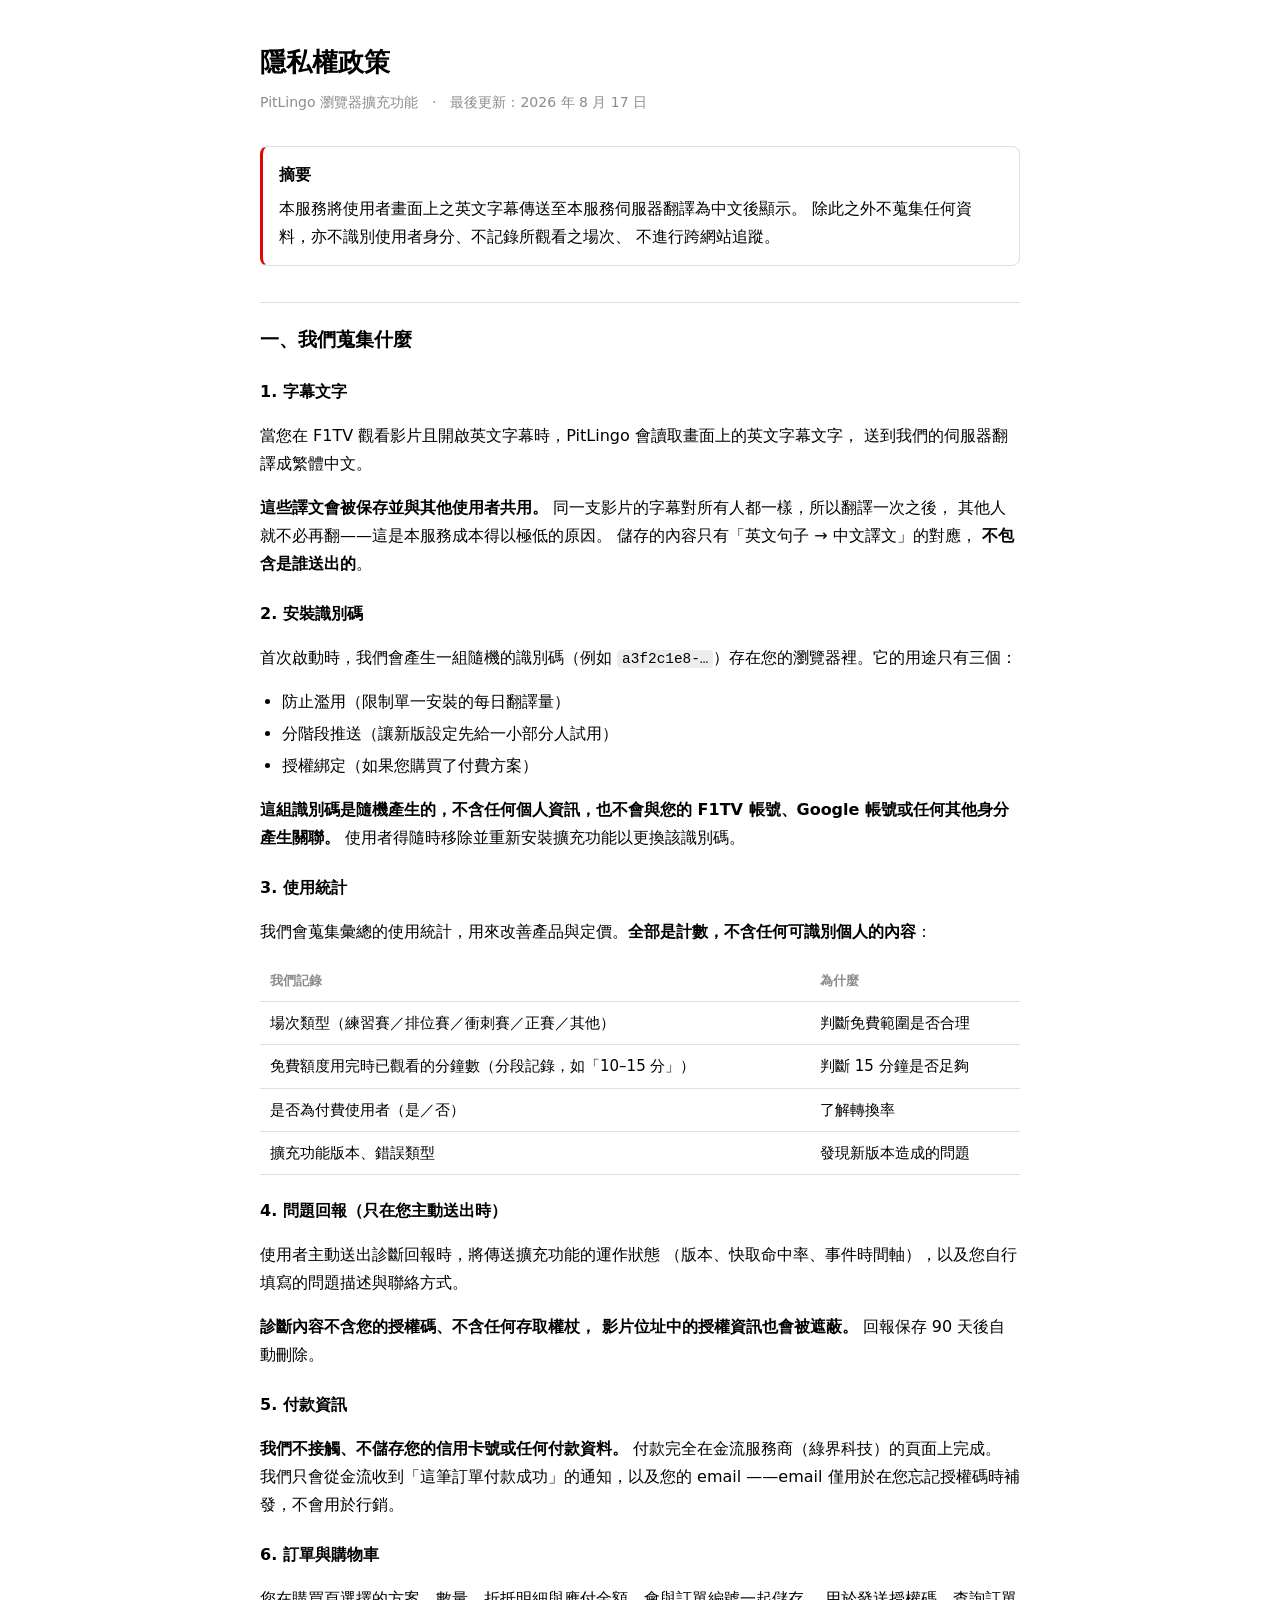
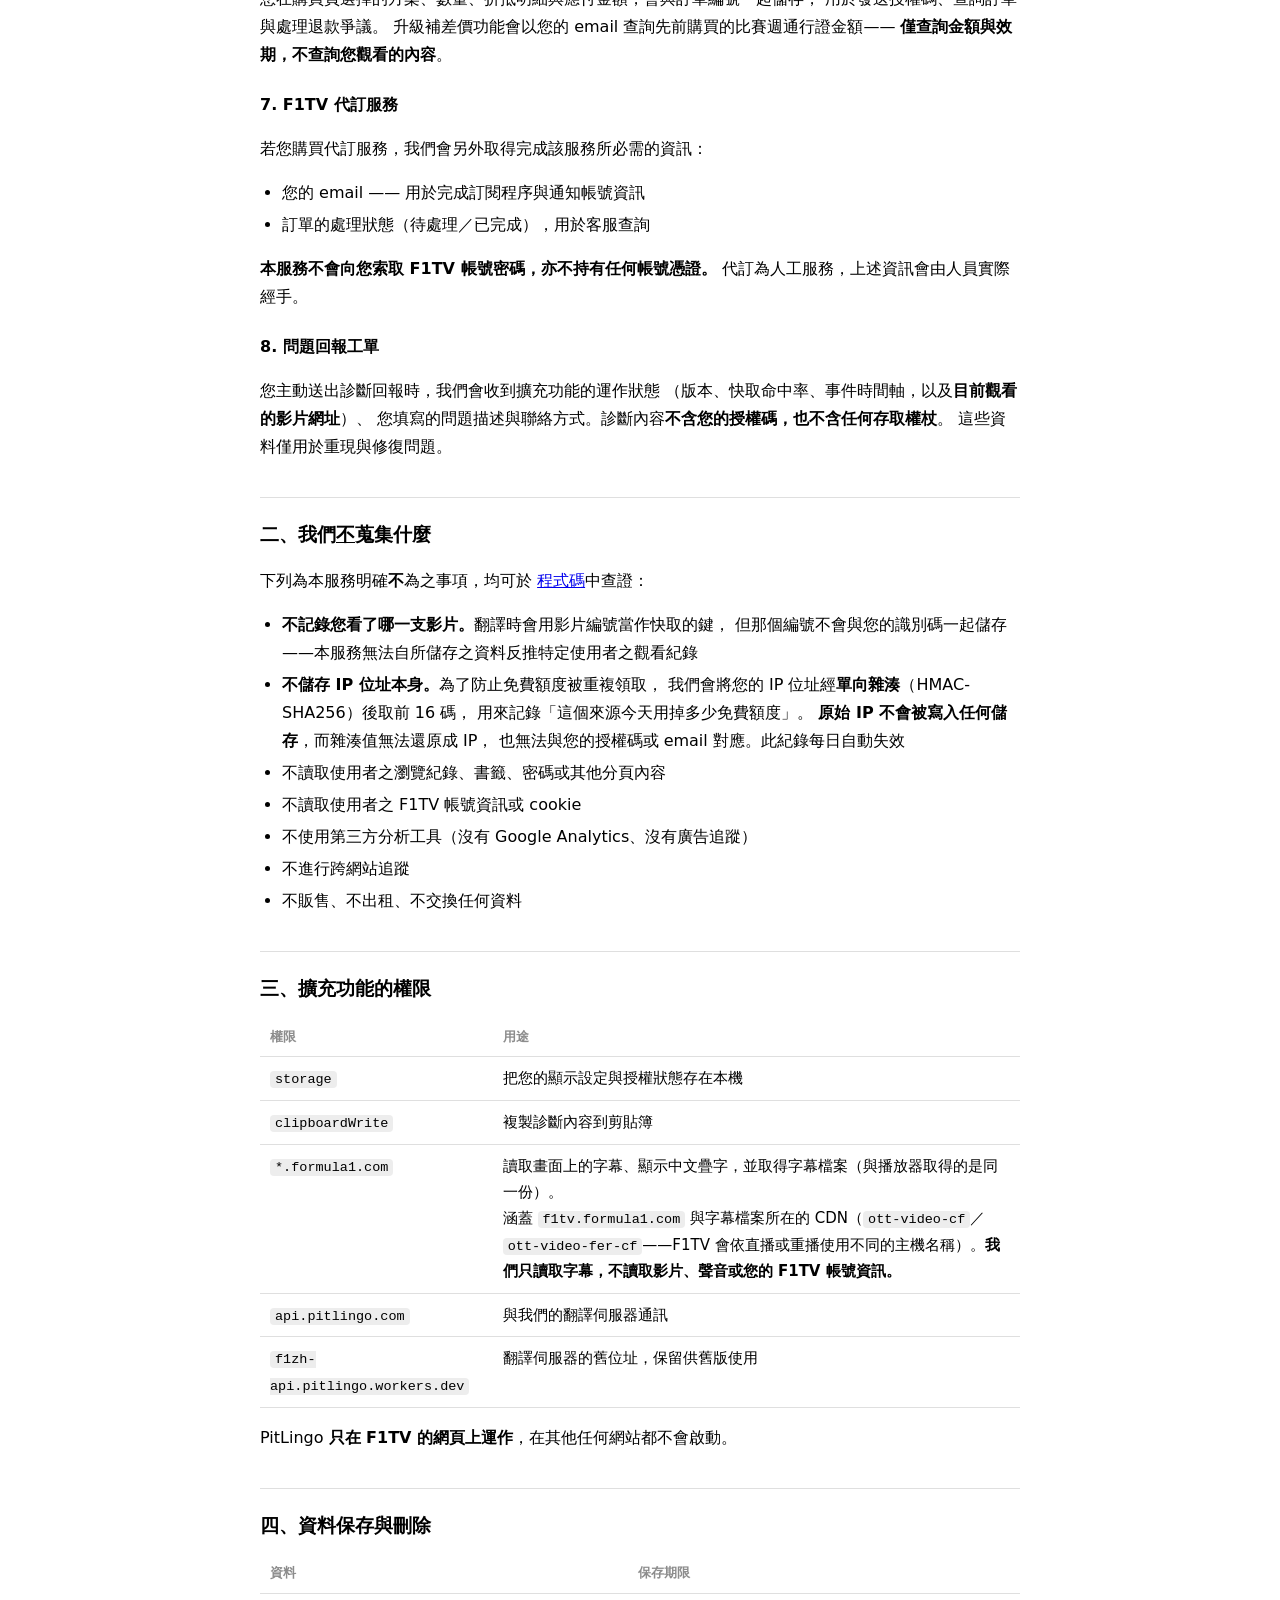
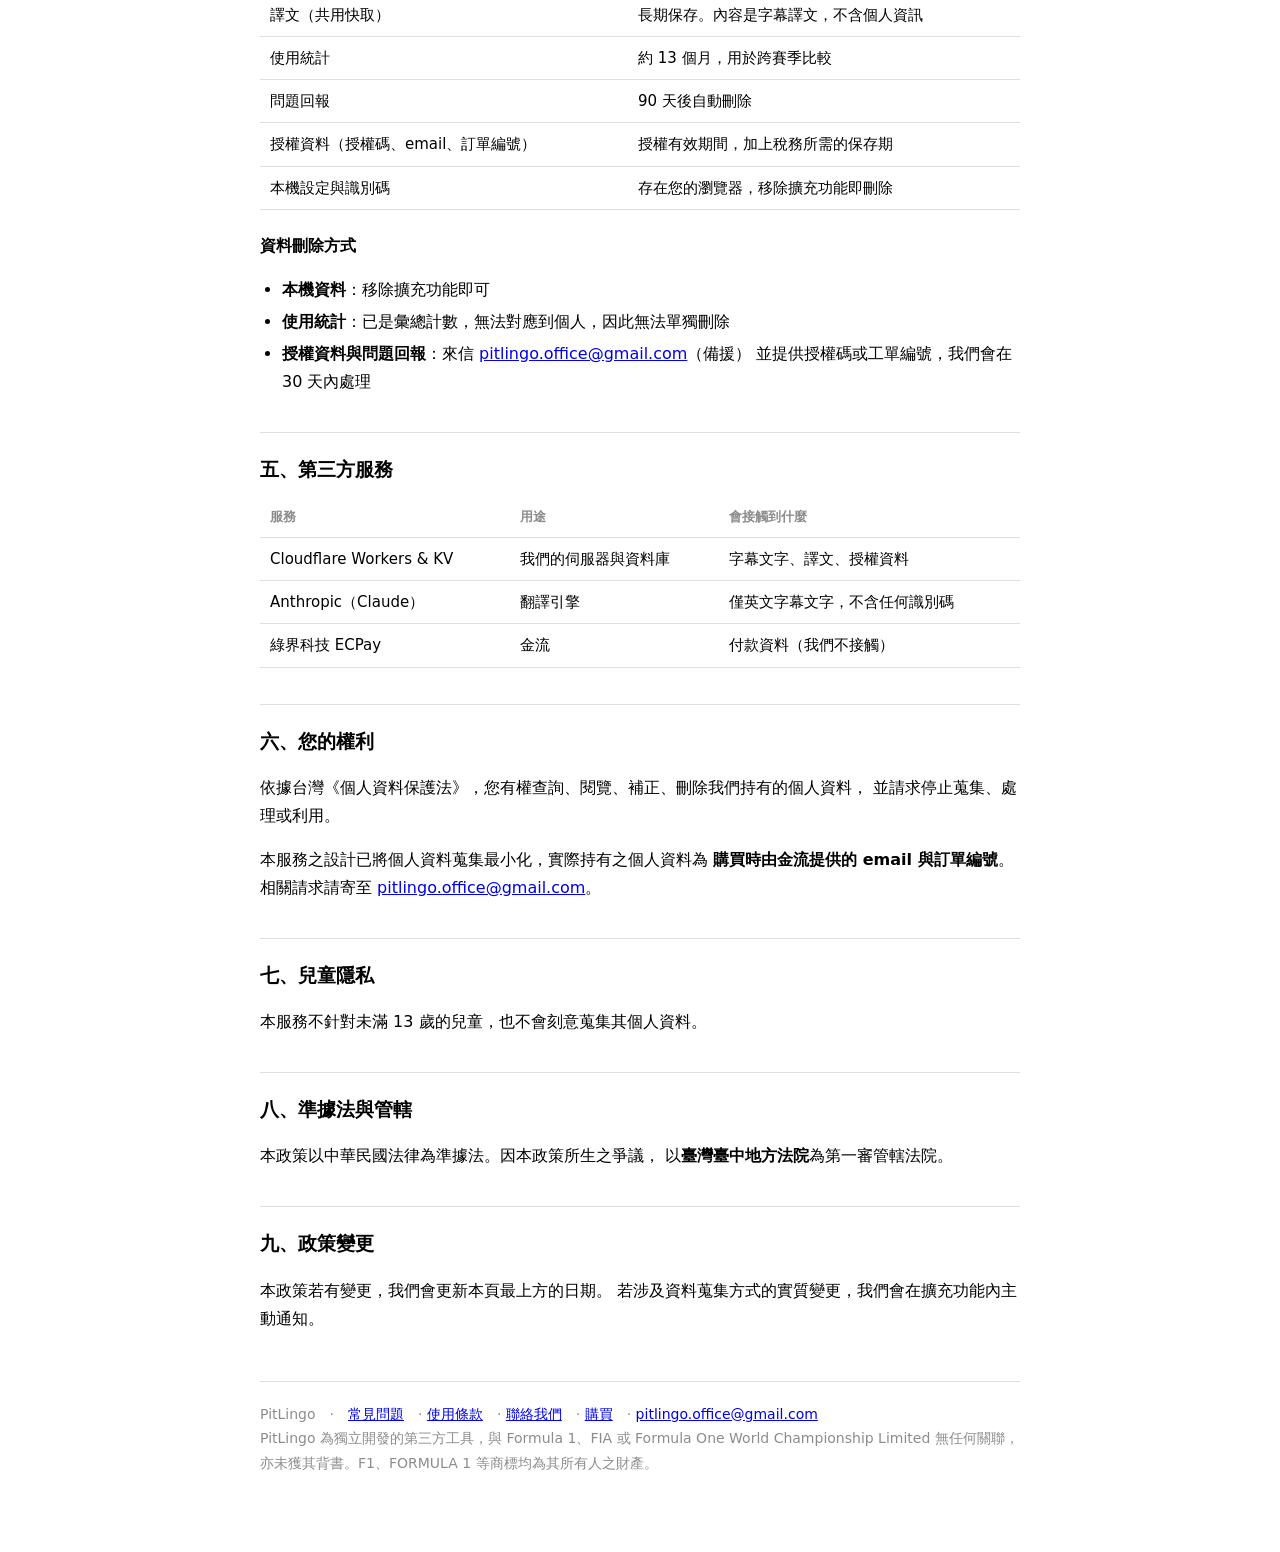
<file: legal/privacy.html>
<!doctype html>
<html lang="zh-Hant">
<head>
<meta charset="utf-8">
<meta name="viewport" content="width=device-width,initial-scale=1">
<title>隱私權政策 — PitLingo</title>
<!--
  託管位置：https://pitlingo.com/privacy
  Chrome Web Store 的「隱私權政策網址」欄位必須填這個。

  ⚠️ 這份文件必須與程式碼的實際行為一致。不一致的話：
     商店審核會失敗，而且在台灣個資法下是不實陳述。
     每次改動資料處理邏輯，這裡要一起改。
     對照來源：SECURITY.md「資料處理」與 backend 的 METRIC_EVENTS 白名單。
-->
<style>
  :root { color-scheme: light dark; --line: rgba(128,128,128,.25); --dim: rgba(128,128,128,.9); }
  body { font: 16px/1.75 system-ui, "Noto Sans TC", "Microsoft JhengHei", sans-serif;
         max-width: 760px; margin: 0 auto; padding: 40px 20px 80px; }
  h1 { font-size: 26px; margin: 0 0 4px; }
  .updated { color: var(--dim); font-size: 14px; margin-bottom: 32px; }
  h2 { font-size: 19px; margin: 36px 0 10px; padding-top: 20px; border-top: 1px solid var(--line); }
  h3 { font-size: 16px; margin: 22px 0 6px; }
  table { width: 100%; border-collapse: collapse; margin: 12px 0; font-size: 15px; }
  th, td { text-align: left; padding: 8px 10px; border-bottom: 1px solid var(--line); vertical-align: top; }
  th { font-size: 13px; color: var(--dim); }
  .box { border: 1px solid var(--line); border-left: 3px solid #e10600; border-radius: 8px;
         padding: 14px 16px; margin: 18px 0; }
  .box strong { display: block; margin-bottom: 6px; }
  code { background: rgba(128,128,128,.14); padding: 1px 5px; border-radius: 4px; font-size: .9em; }
  ul { padding-left: 22px; }
  li { margin: 4px 0; }
  footer { margin-top: 48px; padding-top: 20px; border-top: 1px solid var(--line);
           color: var(--dim); font-size: 14px; }
</style>
</head>
<body>

<h1>隱私權政策</h1>
<div class="updated">PitLingo 瀏覽器擴充功能　·　最後更新：2026 年 8 月 17 日</div>

<div class="box">
  <strong>摘要</strong>
  本服務將使用者畫面上之英文字幕傳送至本服務伺服器翻譯為中文後顯示。
  除此之外不蒐集任何資料，亦不識別使用者身分、不記錄所觀看之場次、
  不進行跨網站追蹤。
</div>

<h2>一、我們蒐集什麼</h2>

<h3>1. 字幕文字</h3>
<p>
  當您在 F1TV 觀看影片且開啟英文字幕時，PitLingo 會讀取畫面上的英文字幕文字，
  送到我們的伺服器翻譯成繁體中文。
</p>
<p>
  <strong>這些譯文會被保存並與其他使用者共用。</strong>
  同一支影片的字幕對所有人都一樣，所以翻譯一次之後，
  其他人就不必再翻——這是本服務成本得以極低的原因。
  儲存的內容只有「英文句子 → 中文譯文」的對應，
  <strong>不包含是誰送出的</strong>。
</p>

<h3>2. 安裝識別碼</h3>
<p>
  首次啟動時，我們會產生一組隨機的識別碼（例如
  <code>a3f2c1e8-…</code>）存在您的瀏覽器裡。它的用途只有三個：
</p>
<ul>
  <li>防止濫用（限制單一安裝的每日翻譯量）</li>
  <li>分階段推送（讓新版設定先給一小部分人試用）</li>
  <li>授權綁定（如果您購買了付費方案）</li>
</ul>
<p>
  <strong>這組識別碼是隨機產生的，不含任何個人資訊，也不會與您的
  F1TV 帳號、Google 帳號或任何其他身分產生關聯。</strong>
  使用者得隨時移除並重新安裝擴充功能以更換該識別碼。
</p>

<h3>3. 使用統計</h3>
<p>我們會蒐集彙總的使用統計，用來改善產品與定價。<strong>全部是計數，不含任何可識別個人的內容</strong>：</p>
<table>
  <tr><th>我們記錄</th><th>為什麼</th></tr>
  <tr><td>場次類型（練習賽／排位賽／衝刺賽／正賽／其他）</td><td>判斷免費範圍是否合理</td></tr>
  <tr><td>免費額度用完時已觀看的分鐘數（分段記錄，如「10–15 分」）</td><td>判斷 15 分鐘是否足夠</td></tr>
  <tr><td>是否為付費使用者（是／否）</td><td>了解轉換率</td></tr>
  <tr><td>擴充功能版本、錯誤類型</td><td>發現新版本造成的問題</td></tr>
</table>

<h3>4. 問題回報（只在您主動送出時）</h3>
<p>
  使用者主動送出診斷回報時，將傳送擴充功能的運作狀態
  （版本、快取命中率、事件時間軸），以及您自行填寫的問題描述與聯絡方式。
</p>
<p>
  <strong>診斷內容不含您的授權碼、不含任何存取權杖，
  影片位址中的授權資訊也會被遮蔽。</strong>
  回報保存 90 天後自動刪除。
</p>

<h3>5. 付款資訊</h3>
<p>
  <strong>我們不接觸、不儲存您的信用卡號或任何付款資料。</strong>
  付款完全在金流服務商（綠界科技）的頁面上完成。
  我們只會從金流收到「這筆訂單付款成功」的通知，以及您的 email
  ——email 僅用於在您忘記授權碼時補發，不會用於行銷。
</p>

<h3>6. 訂單與購物車</h3>
<p>
  您在購買頁選擇的方案、數量、折抵明細與應付金額，會與訂單編號一起儲存，
  用於發送授權碼、查詢訂單與處理退款爭議。
  升級補差價功能會以您的 email 查詢先前購買的比賽週通行證金額——
  <strong>僅查詢金額與效期，不查詢您觀看的內容</strong>。
</p>

<h3>7. F1TV 代訂服務</h3>
<p>
  若您購買代訂服務，我們會另外取得完成該服務所必需的資訊：
</p>
<ul>
  <li>您的 email —— 用於完成訂閱程序與通知帳號資訊</li>
  <li>訂單的處理狀態（待處理／已完成），用於客服查詢</li>
</ul>
<p>
  <strong>本服務不會向您索取 F1TV 帳號密碼，亦不持有任何帳號憑證。</strong>
  代訂為人工服務，上述資訊會由人員實際經手。
</p>


<h3>8. 問題回報工單</h3>
<p>
  您主動送出診斷回報時，我們會收到擴充功能的運作狀態
  （版本、快取命中率、事件時間軸，以及<strong>目前觀看的影片網址</strong>）、
  您填寫的問題描述與聯絡方式。診斷內容<strong>不含您的授權碼，也不含任何存取權杖</strong>。
  這些資料僅用於重現與修復問題。
</p>

<h2>二、我們<u>不</u>蒐集什麼</h2>
<p>下列為本服務明確<strong>不</strong>為之事項，均可於
<a href="https://github.com/ray319129/f1_zh">程式碼</a>中查證：</p>
<ul>
  <li><strong>不記錄您看了哪一支影片。</strong>翻譯時會用影片編號當作快取的鍵，
      但那個編號不會與您的識別碼一起儲存——本服務無法自所儲存之資料反推特定使用者之觀看紀錄</li>
  <li><strong>不儲存 IP 位址本身。</strong>為了防止免費額度被重複領取，
      我們會將您的 IP 位址經<strong>單向雜湊</strong>（HMAC-SHA256）後取前 16 碼，
      用來記錄「這個來源今天用掉多少免費額度」。
      <strong>原始 IP 不會被寫入任何儲存</strong>，而雜湊值無法還原成 IP，
      也無法與您的授權碼或 email 對應。此紀錄每日自動失效</li>
  <li>不讀取使用者之瀏覽紀錄、書籤、密碼或其他分頁內容</li>
  <li>不讀取使用者之 F1TV 帳號資訊或 cookie</li>
  <li>不使用第三方分析工具（沒有 Google Analytics、沒有廣告追蹤）</li>
  <li>不進行跨網站追蹤</li>
  <li>不販售、不出租、不交換任何資料</li>
</ul>

<h2>三、擴充功能的權限</h2>
<table>
  <tr><th>權限</th><th>用途</th></tr>
  <tr><td><code>storage</code></td><td>把您的顯示設定與授權狀態存在本機</td></tr>
  <tr><td><code>clipboardWrite</code></td><td>複製診斷內容到剪貼簿</td></tr>
  <tr><td><code>*.formula1.com</code></td><td>讀取畫面上的字幕、顯示中文疊字，並取得字幕檔案（與播放器取得的是同一份）。<br>涵蓋 <code>f1tv.formula1.com</code> 與字幕檔案所在的 CDN（<code>ott-video-cf</code>／<code>ott-video-fer-cf</code>——F1TV 會依直播或重播使用不同的主機名稱）。<b>我們只讀取字幕，不讀取影片、聲音或您的 F1TV 帳號資訊。</b></td></tr>
  <tr><td><code>api.pitlingo.com</code></td><td>與我們的翻譯伺服器通訊</td></tr>
  <tr><td><code>f1zh-api.pitlingo.workers.dev</code></td><td>翻譯伺服器的舊位址，保留供舊版使用</td></tr>
</table>
<p>PitLingo <strong>只在 F1TV 的網頁上運作</strong>，在其他任何網站都不會啟動。</p>

<h2>四、資料保存與刪除</h2>
<table>
  <tr><th>資料</th><th>保存期限</th></tr>
  <tr><td>譯文（共用快取）</td><td>長期保存。內容是字幕譯文，不含個人資訊</td></tr>
  <tr><td>使用統計</td><td>約 13 個月，用於跨賽季比較</td></tr>
  <tr><td>問題回報</td><td>90 天後自動刪除</td></tr>
  <tr><td>授權資料（授權碼、email、訂單編號）</td><td>授權有效期間，加上稅務所需的保存期</td></tr>
  <tr><td>本機設定與識別碼</td><td>存在您的瀏覽器，移除擴充功能即刪除</td></tr>
</table>

<h3>資料刪除方式</h3>
<ul>
  <li><strong>本機資料</strong>：移除擴充功能即可</li>
  <li><strong>使用統計</strong>：已是彙總計數，無法對應到個人，因此無法單獨刪除</li>
  <li><strong>授權資料與問題回報</strong>：來信
      <a href="mailto:pitlingo.office@gmail.com">pitlingo.office@gmail.com</a>（備援）
      並提供授權碼或工單編號，我們會在 30 天內處理</li>
</ul>

<h2>五、第三方服務</h2>
<table>
  <tr><th>服務</th><th>用途</th><th>會接觸到什麼</th></tr>
  <tr><td>Cloudflare Workers &amp; KV</td><td>我們的伺服器與資料庫</td><td>字幕文字、譯文、授權資料</td></tr>
  <tr><td>Anthropic（Claude）</td><td>翻譯引擎</td><td>僅英文字幕文字，不含任何識別碼</td></tr>
  <tr><td>綠界科技 ECPay</td><td>金流</td><td>付款資料（我們不接觸）</td></tr>
</table>

<h2>六、您的權利</h2>
<p>
  依據台灣《個人資料保護法》，您有權查詢、閱覽、補正、刪除我們持有的個人資料，
  並請求停止蒐集、處理或利用。
</p>
<p>
  本服務之設計已將個人資料蒐集最小化，實際持有之個人資料為
  <strong>購買時由金流提供的 email 與訂單編號</strong>。
  相關請求請寄至 <a href="mailto:pitlingo.office@gmail.com">pitlingo.office@gmail.com</a>。
</p>

<h2>七、兒童隱私</h2>
<p>
  本服務不針對未滿 13 歲的兒童，也不會刻意蒐集其個人資料。
</p>

<h2>八、準據法與管轄</h2>
<p>
  本政策以中華民國法律為準據法。因本政策所生之爭議，
  以<strong>臺灣臺中地方法院</strong>為第一審管轄法院。
</p>

<h2>九、政策變更</h2>
<p>
  本政策若有變更，我們會更新本頁最上方的日期。
  若涉及資料蒐集方式的實質變更，我們會在擴充功能內主動通知。
</p>

<footer>
  PitLingo　·　<a href="/faq">常見問題</a>　·
  <a href="/terms">使用條款</a>　·
  <a href="/contact">聯絡我們</a>　·
  <a href="/buy">購買</a>　·
  <a href="mailto:pitlingo.office@gmail.com">pitlingo.office@gmail.com</a><br>
  PitLingo 為獨立開發的第三方工具，與 Formula 1、FIA 或 Formula One World Championship Limited
  無任何關聯，亦未獲其背書。F1、FORMULA 1 等商標均為其所有人之財產。
</footer>

</body>
</html>
</file>
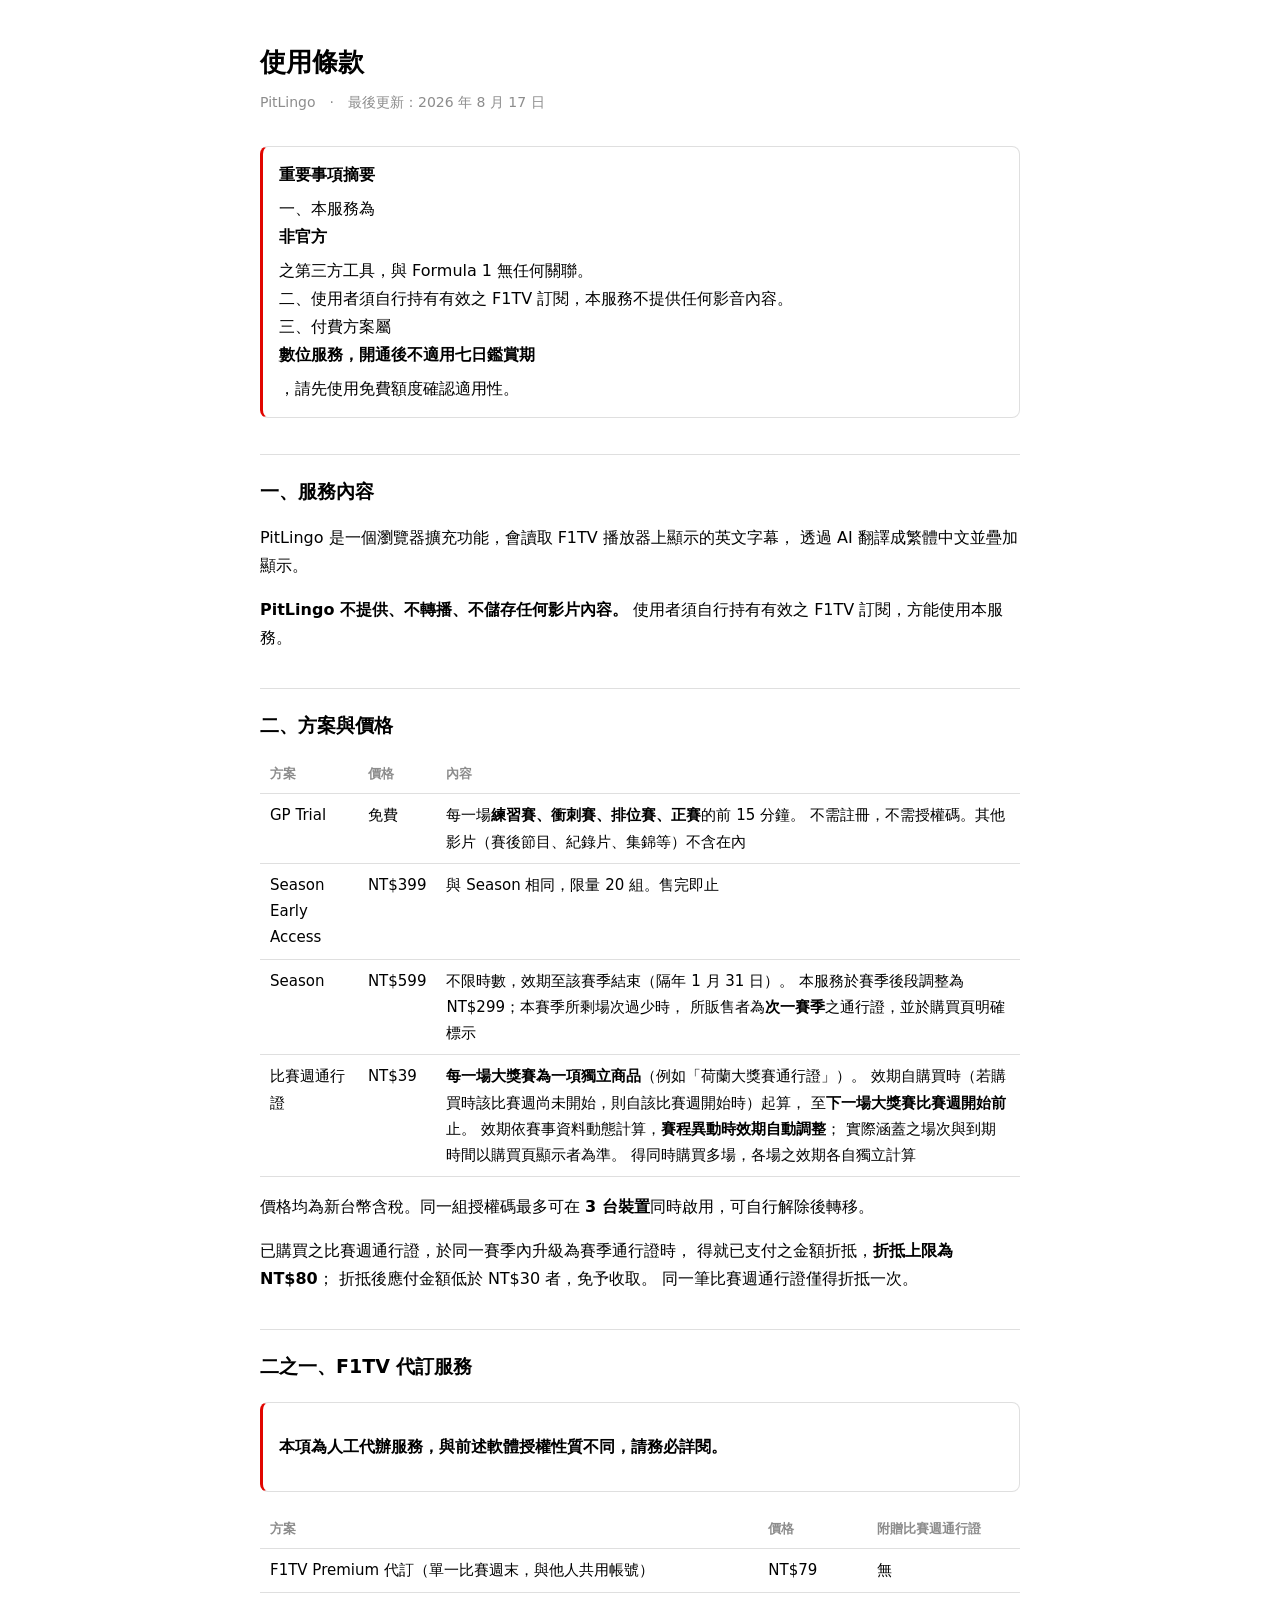
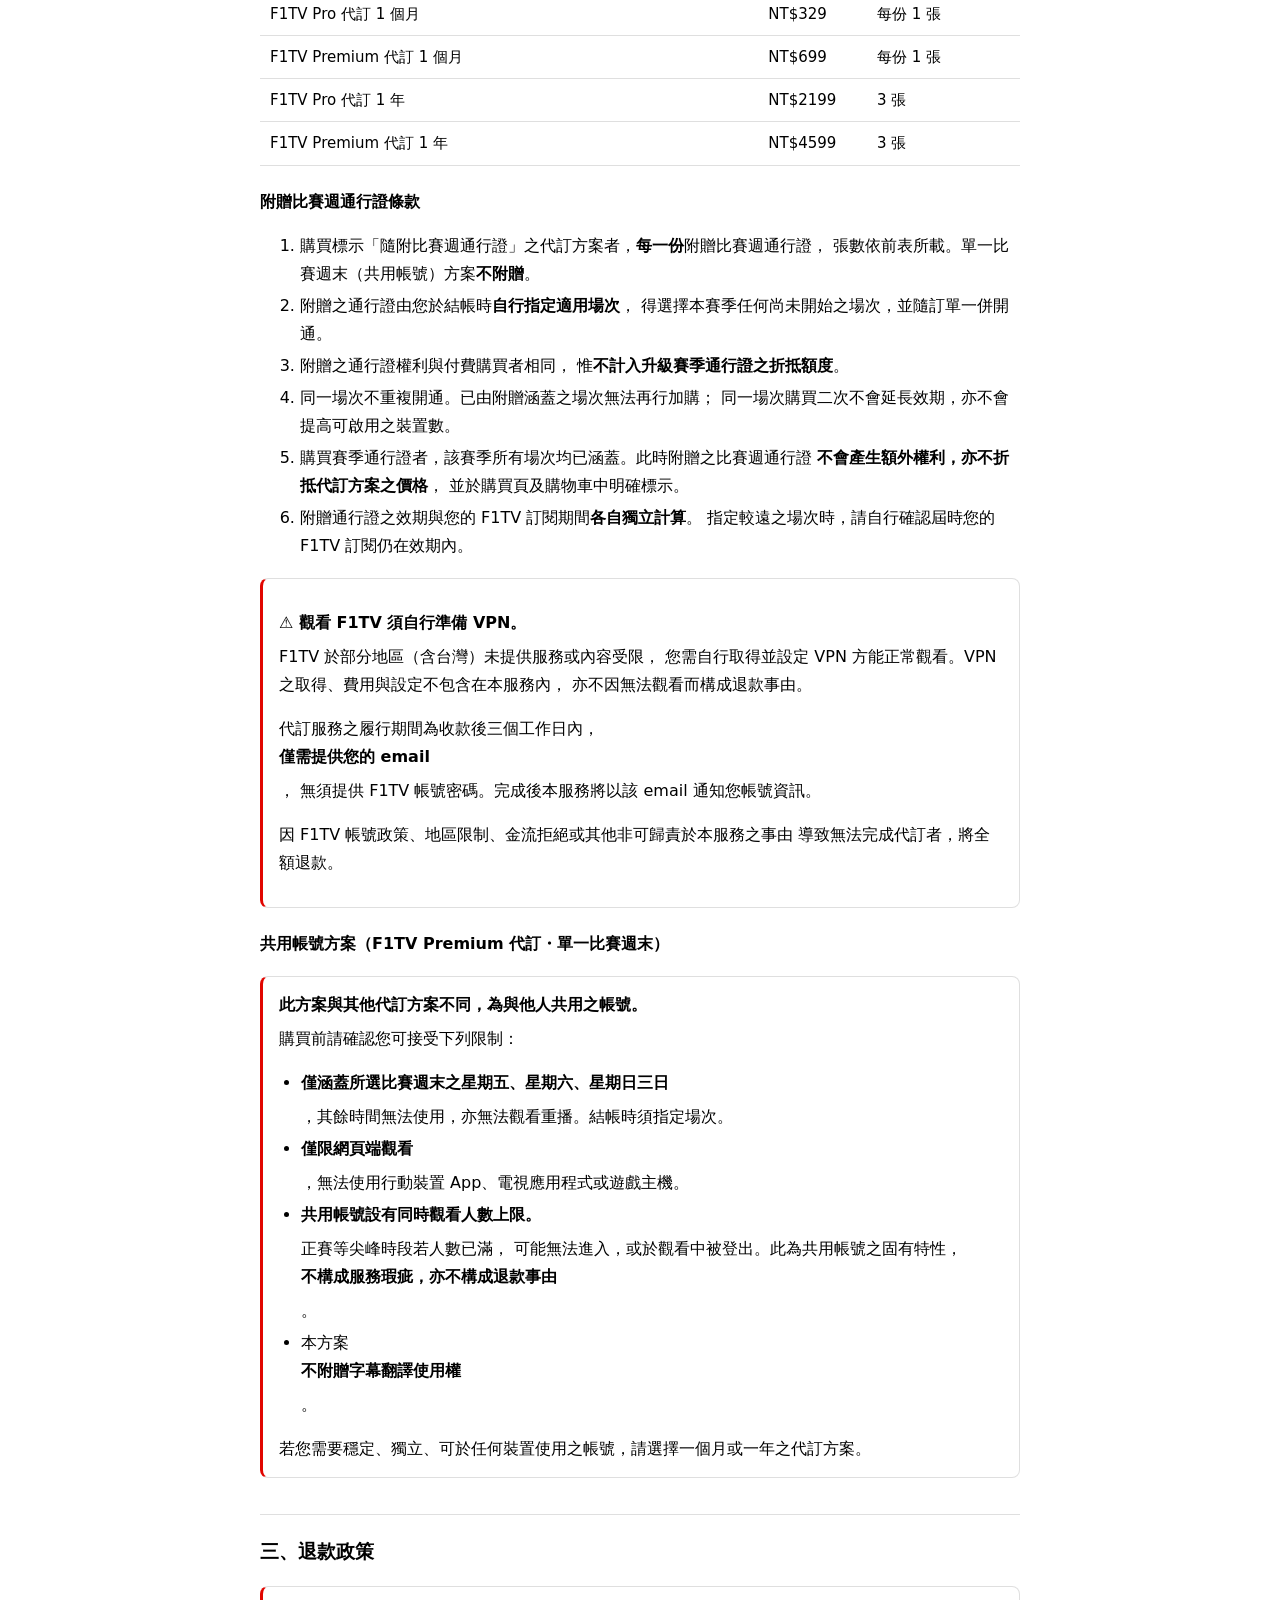
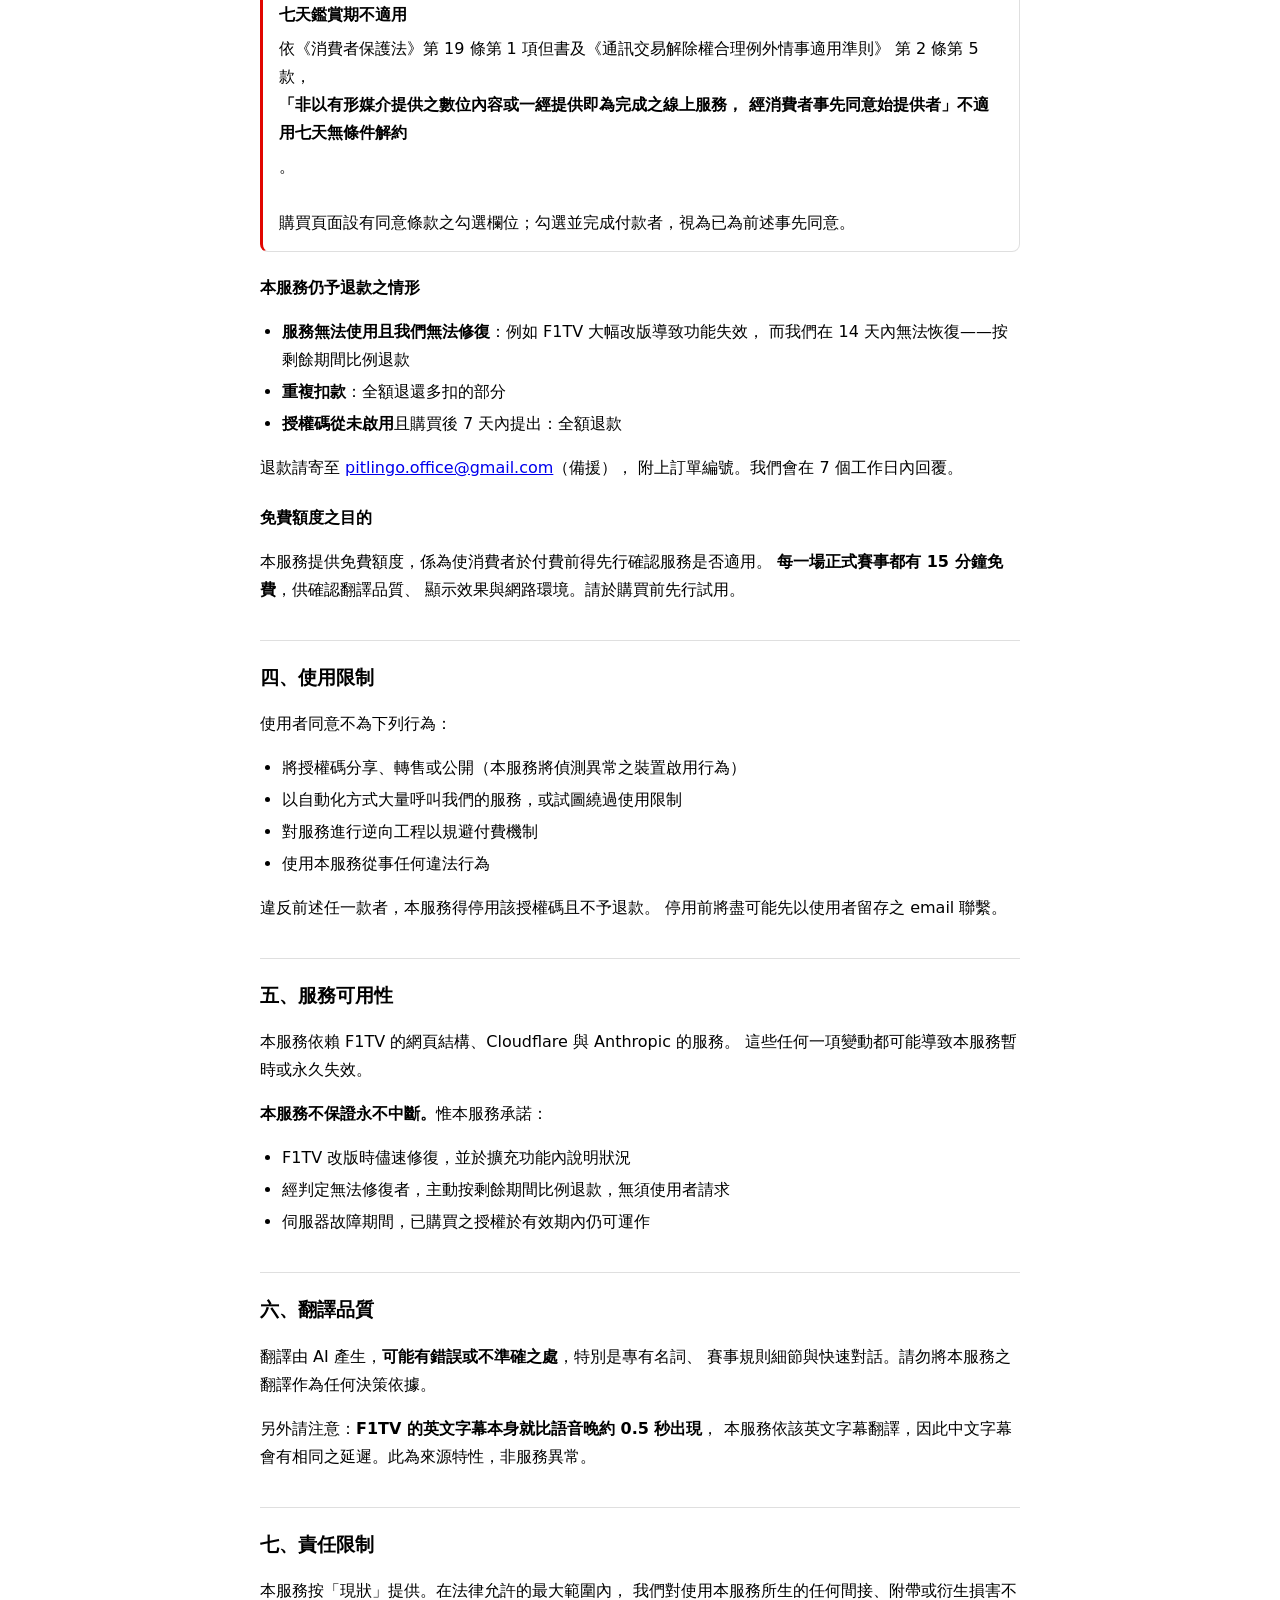
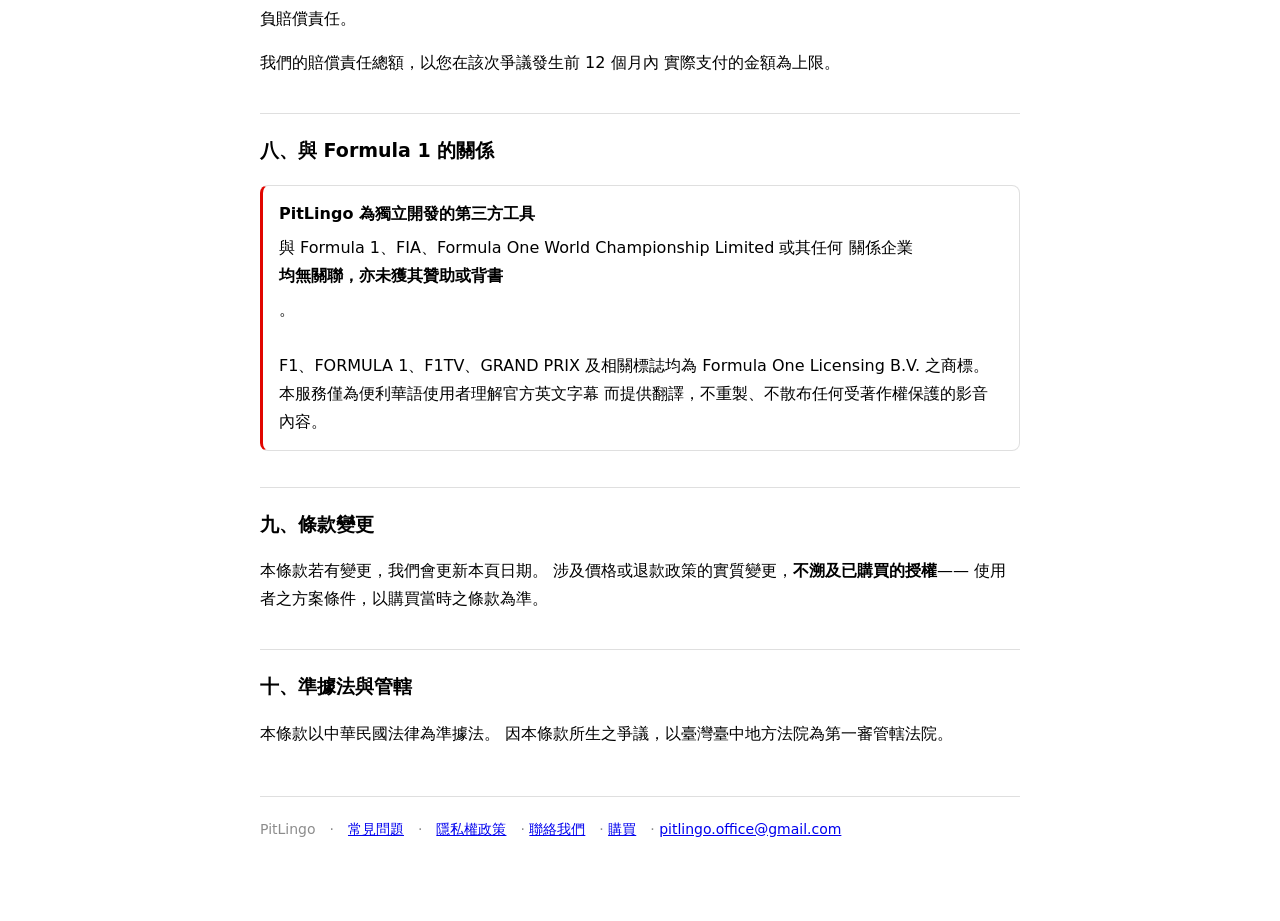
<file: legal/terms.html>
<!doctype html>
<html lang="zh-Hant">
<head>
<meta charset="utf-8">
<meta name="viewport" content="width=device-width,initial-scale=1">
<title>使用條款 — PitLingo</title>
<!--
  託管位置：https://pitlingo.com/terms

  ⚠️ 兩件事在台灣法律下必須寫清楚，寫錯會有實質後果：
     1. 數位商品的七天鑑賞期排除，必須依《通訊交易解除權合理例外情事適用準則》
        第 2 條第 5 款明示。沒有明示 = 消費者仍可主張七天無條件退貨。
     2. 與 F1 官方無關聯的聲明，避免商標與背書爭議。
-->
<style>
  :root { color-scheme: light dark; --line: rgba(128,128,128,.25); --dim: rgba(128,128,128,.9); }
  body { font: 16px/1.75 system-ui, "Noto Sans TC", "Microsoft JhengHei", sans-serif;
         max-width: 760px; margin: 0 auto; padding: 40px 20px 80px; }
  h1 { font-size: 26px; margin: 0 0 4px; }
  .updated { color: var(--dim); font-size: 14px; margin-bottom: 32px; }
  h2 { font-size: 19px; margin: 36px 0 10px; padding-top: 20px; border-top: 1px solid var(--line); }
  h3 { font-size: 16px; margin: 22px 0 6px; }
  table { width: 100%; border-collapse: collapse; margin: 12px 0; font-size: 15px; }
  th, td { text-align: left; padding: 8px 10px; border-bottom: 1px solid var(--line); vertical-align: top; }
  th { font-size: 13px; color: var(--dim); }
  .box { border: 1px solid var(--line); border-left: 3px solid #e10600; border-radius: 8px;
         padding: 14px 16px; margin: 18px 0; }
  .box strong { display: block; margin-bottom: 6px; }
  ul { padding-left: 22px; } li { margin: 4px 0; }
  footer { margin-top: 48px; padding-top: 20px; border-top: 1px solid var(--line);
           color: var(--dim); font-size: 14px; }
</style>
</head>
<body>

<h1>使用條款</h1>
<div class="updated">PitLingo　·　最後更新：2026 年 8 月 17 日</div>

<div class="box">
  <strong>重要事項摘要</strong>
  一、本服務為<strong>非官方</strong>之第三方工具，與 Formula 1 無任何關聯。<br>
  二、使用者須自行持有有效之 F1TV 訂閱，本服務不提供任何影音內容。<br>
  三、付費方案屬<strong>數位服務，開通後不適用七日鑑賞期</strong>，請先使用免費額度確認適用性。
</div>

<h2>一、服務內容</h2>
<p>
  PitLingo 是一個瀏覽器擴充功能，會讀取 F1TV 播放器上顯示的英文字幕，
  透過 AI 翻譯成繁體中文並疊加顯示。
</p>
<p><strong>PitLingo 不提供、不轉播、不儲存任何影片內容。</strong>
使用者須自行持有有效之 F1TV 訂閱，方能使用本服務。</p>

<h2>二、方案與價格</h2>
<table>
  <tr><th>方案</th><th>價格</th><th>內容</th></tr>
  <tr>
    <td>GP Trial</td><td>免費</td>
    <td>每一場<strong>練習賽、衝刺賽、排位賽、正賽</strong>的前 15 分鐘。
        不需註冊，不需授權碼。其他影片（賽後節目、紀錄片、集錦等）不含在內</td>
  </tr>
  <tr>
    <td>Season Early Access</td><td>NT$399</td>
    <td>與 Season 相同，限量 20 組。售完即止</td>
  </tr>
  <tr>
    <td>Season</td><td>NT$599</td>
    <td>不限時數，效期至該賽季結束（隔年 1 月 31 日）。
        本服務於賽季後段調整為 NT$299；本賽季所剩場次過少時，
        所販售者為<strong>次一賽季</strong>之通行證，並於購買頁明確標示</td>
  </tr>
  <tr>
    <td>比賽週通行證</td><td>NT$39</td>
    <td><strong>每一場大獎賽為一項獨立商品</strong>（例如「荷蘭大獎賽通行證」）。
        效期自購買時（若購買時該比賽週尚未開始，則自該比賽週開始時）起算，
        至<strong>下一場大獎賽比賽週開始前</strong>止。
        效期依賽事資料動態計算，<strong>賽程異動時效期自動調整</strong>；
        實際涵蓋之場次與到期時間以購買頁顯示者為準。
        得同時購買多場，各場之效期各自獨立計算</td>
  </tr>
</table>
<p>價格均為新台幣含稅。同一組授權碼最多可在 <strong>3 台裝置</strong>同時啟用，可自行解除後轉移。</p>

<p>已購買之比賽週通行證，於同一賽季內升級為賽季通行證時，
得就已支付之金額折抵，<strong>折抵上限為 NT$80</strong>；
折抵後應付金額低於 NT$30 者，免予收取。
同一筆比賽週通行證僅得折抵一次。</p>

<h2>二之一、F1TV 代訂服務</h2>

<div class="box">
  <p><strong>本項為人工代辦服務，與前述軟體授權性質不同，請務必詳閱。</strong></p>
</div>

<table>
  <tr><th>方案</th><th>價格</th><th>附贈比賽週通行證</th></tr>
  <tr><td>F1TV Premium 代訂（單一比賽週末，與他人共用帳號）</td><td>NT$79</td><td>無</td></tr>
  <tr><td>F1TV Pro 代訂 1 個月</td><td>NT$329</td><td>每份 1 張</td></tr>
  <tr><td>F1TV Premium 代訂 1 個月</td><td>NT$699</td><td>每份 1 張</td></tr>
  <tr><td>F1TV Pro 代訂 1 年</td><td>NT$2199</td><td>3 張</td></tr>
  <tr><td>F1TV Premium 代訂 1 年</td><td>NT$4599</td><td>3 張</td></tr>
</table>

<h3>附贈比賽週通行證條款</h3>

<ol>
  <li>購買標示「隨附比賽週通行證」之代訂方案者，<strong>每一份</strong>附贈比賽週通行證，
      張數依前表所載。單一比賽週末（共用帳號）方案<strong>不附贈</strong>。</li>
  <li>附贈之通行證由您於結帳時<strong>自行指定適用場次</strong>，
      得選擇本賽季任何尚未開始之場次，並隨訂單一併開通。</li>
  <li>附贈之通行證權利與付費購買者相同，
      惟<strong>不計入升級賽季通行證之折抵額度</strong>。</li>
  <li>同一場次不重複開通。已由附贈涵蓋之場次無法再行加購；
      同一場次購買二次不會延長效期，亦不會提高可啟用之裝置數。</li>
  <li>購買賽季通行證者，該賽季所有場次均已涵蓋。此時附贈之比賽週通行證
      <strong>不會產生額外權利，亦不折抵代訂方案之價格</strong>，
      並於購買頁及購物車中明確標示。</li>
  <li>附贈通行證之效期與您的 F1TV 訂閱期間<strong>各自獨立計算</strong>。
      指定較遠之場次時，請自行確認屆時您的 F1TV 訂閱仍在效期內。</li>
</ol>

<div class="box">
  <p><strong>⚠️ 觀看 F1TV 須自行準備 VPN。</strong>
  F1TV 於部分地區（含台灣）未提供服務或內容受限，
  您需自行取得並設定 VPN 方能正常觀看。VPN 之取得、費用與設定不包含在本服務內，
  亦不因無法觀看而構成退款事由。</p>
  <p>代訂服務之履行期間為收款後三個工作日內，<strong>僅需提供您的 email</strong>，
  無須提供 F1TV 帳號密碼。完成後本服務將以該 email 通知您帳號資訊。</p>
  <p>因 F1TV 帳號政策、地區限制、金流拒絕或其他非可歸責於本服務之事由
  導致無法完成代訂者，將全額退款。</p>
</div>

<h3>共用帳號方案（F1TV Premium 代訂・單一比賽週末）</h3>
<div class="box">
  <strong>此方案與其他代訂方案不同，為與他人共用之帳號。</strong>
  購買前請確認您可接受下列限制：
  <ul>
    <li><strong>僅涵蓋所選比賽週末之星期五、星期六、星期日三日</strong>，其餘時間無法使用，亦無法觀看重播。結帳時須指定場次。</li>
    <li><strong>僅限網頁端觀看</strong>，無法使用行動裝置 App、電視應用程式或遊戲主機。</li>
    <li><strong>共用帳號設有同時觀看人數上限。</strong>正賽等尖峰時段若人數已滿，
        可能無法進入，或於觀看中被登出。此為共用帳號之固有特性，
        <strong>不構成服務瑕疵，亦不構成退款事由</strong>。</li>
    <li>本方案<strong>不附贈字幕翻譯使用權</strong>。</li>
  </ul>
  若您需要穩定、獨立、可於任何裝置使用之帳號，請選擇一個月或一年之代訂方案。
</div>

<h2>三、退款政策</h2>

<div class="box">
  <strong>七天鑑賞期不適用</strong>
  依《消費者保護法》第 19 條第 1 項但書及《通訊交易解除權合理例外情事適用準則》
  第 2 條第 5 款，<strong>「非以有形媒介提供之數位內容或一經提供即為完成之線上服務，
  經消費者事先同意始提供者」不適用七天無條件解約</strong>。
  <br><br>
  購買頁面設有同意條款之勾選欄位；勾選並完成付款者，視為已為前述事先同意。
</div>

<h3>本服務仍予退款之情形</h3>
<ul>
  <li><strong>服務無法使用且我們無法修復</strong>：例如 F1TV 大幅改版導致功能失效，
      而我們在 14 天內無法恢復——按剩餘期間比例退款</li>
  <li><strong>重複扣款</strong>：全額退還多扣的部分</li>
  <li><strong>授權碼從未啟用</strong>且購買後 7 天內提出：全額退款</li>
</ul>
<p>
  退款請寄至
  <a href="mailto:pitlingo.office@gmail.com">pitlingo.office@gmail.com</a>（備援），
  附上訂單編號。我們會在 7 個工作日內回覆。
</p>

<h3>免費額度之目的</h3>
<p>
  本服務提供免費額度，係為使消費者於付費前得先行確認服務是否適用。
  <strong>每一場正式賽事都有 15 分鐘免費</strong>，供確認翻譯品質、
  顯示效果與網路環境。請於購買前先行試用。
</p>

<h2>四、使用限制</h2>
<p>使用者同意不為下列行為：</p>
<ul>
  <li>將授權碼分享、轉售或公開（本服務將偵測異常之裝置啟用行為）</li>
  <li>以自動化方式大量呼叫我們的服務，或試圖繞過使用限制</li>
  <li>對服務進行逆向工程以規避付費機制</li>
  <li>使用本服務從事任何違法行為</li>
</ul>
<p>
  違反前述任一款者，本服務得停用該授權碼且不予退款。
  停用前將盡可能先以使用者留存之 email 聯繫。
</p>

<h2>五、服務可用性</h2>
<p>
  本服務依賴 F1TV 的網頁結構、Cloudflare 與 Anthropic 的服務。
  這些任何一項變動都可能導致本服務暫時或永久失效。
</p>
<p>
  <strong>本服務不保證永不中斷。</strong>惟本服務承諾：
</p>
<ul>
  <li>F1TV 改版時儘速修復，並於擴充功能內說明狀況</li>
  <li>經判定無法修復者，主動按剩餘期間比例退款，無須使用者請求</li>
  <li>伺服器故障期間，已購買之授權於有效期內仍可運作
      </li>
</ul>

<h2>六、翻譯品質</h2>
<p>
  翻譯由 AI 產生，<strong>可能有錯誤或不準確之處</strong>，特別是專有名詞、
  賽事規則細節與快速對話。請勿將本服務之翻譯作為任何決策依據。
</p>
<p>
  另外請注意：<strong>F1TV 的英文字幕本身就比語音晚約 0.5 秒出現</strong>，
  本服務依該英文字幕翻譯，因此中文字幕會有相同之延遲。此為來源特性，非服務異常。
</p>

<h2>七、責任限制</h2>
<p>
  本服務按「現狀」提供。在法律允許的最大範圍內，
  我們對使用本服務所生的任何間接、附帶或衍生損害不負賠償責任。
</p>
<p>
  我們的賠償責任總額，以您在該次爭議發生前 12 個月內
  實際支付的金額為上限。
</p>

<h2>八、與 Formula 1 的關係</h2>
<div class="box">
  <strong>PitLingo 為獨立開發的第三方工具</strong>
  與 Formula 1、FIA、Formula One World Championship Limited 或其任何
  關係企業<strong>均無關聯，亦未獲其贊助或背書</strong>。
  <br><br>
  F1、FORMULA 1、F1TV、GRAND PRIX 及相關標誌均為
  Formula One Licensing B.V. 之商標。本服務僅為便利華語使用者理解官方英文字幕
  而提供翻譯，不重製、不散布任何受著作權保護的影音內容。
</div>

<h2>九、條款變更</h2>
<p>
  本條款若有變更，我們會更新本頁日期。
  涉及價格或退款政策的實質變更，<strong>不溯及已購買的授權</strong>——
  使用者之方案條件，以購買當時之條款為準。
</p>

<h2>十、準據法與管轄</h2>
<p>
  本條款以中華民國法律為準據法。
  因本條款所生之爭議，以臺灣臺中地方法院為第一審管轄法院。
</p>

<footer>
  PitLingo　·　<a href="/faq">常見問題</a>　·　<a href="/privacy">隱私權政策</a>　·
  <a href="/contact">聯絡我們</a>　·
  <a href="/buy">購買</a>　·
  <a href="mailto:pitlingo.office@gmail.com">pitlingo.office@gmail.com</a>
</footer>

</body>
</html>
</file>
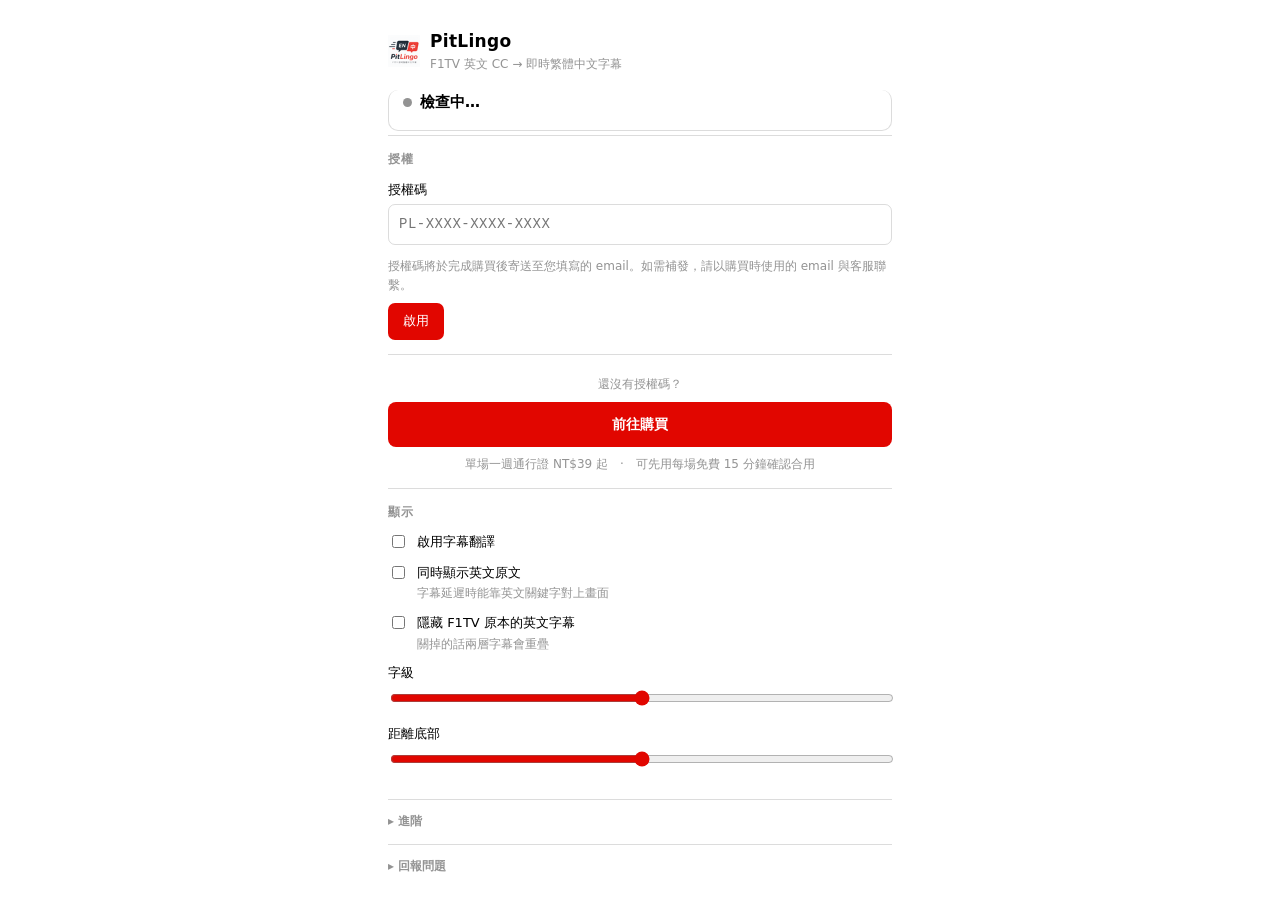
<file: extension/src/options/options.html>
<!doctype html>
<html lang="zh-Hant">
<head>
  <meta charset="utf-8">
  <title>PitLingo</title>
  <!--
    MV3 的 CSP 禁止行內 script 與行內 style，所以樣式與邏輯都必須是獨立檔案。
    這是上架審核最常見的失敗原因之一。

    這個檔案同時是「工具列彈出視窗」與「設定頁」。
    彈出時使用者最想知道的是**現在是什麼狀況**，不是調字級——
    所以狀態放最上面，設定收在下面。
  -->
  <link rel="stylesheet" href="options.css">
</head>
<body>

<header>
  <img src="../../icons/icon48.png" alt="" width="32" height="32">
  <div>
    <h1>PitLingo</h1>
    <p class="sub">F1TV 英文 CC → 即時繁體中文字幕</p>
  </div>
</header>

<!-- ========== 狀態：打開就看得到，不用點任何東西 ========== -->
<section id="statusCard" class="status">
  <div class="statusHead">
    <span id="dot" class="dot"></span>
    <strong id="statusText">檢查中…</strong>
  </div>
  <div id="statusDetail" class="statusDetail"></div>
  <div id="statusAction" class="statusAction" hidden></div>
</section>

<!-- ========== 首次使用引導 ========== -->
<section id="onboard" class="onboard" hidden>
  <h2>開始使用（兩個步驟）</h2>
  <ol class="steps">
    <li>
      <strong>在 F1TV 播放器開啟英文字幕（CC）</strong>
      <p class="hint">播放器右下角齒輪 → Subtitles → English。未開啟 CC 時<b>不會顯示任何字幕</b>，這是最常見的設定疏漏。</p>
    </li>
    <li>
      <strong>打開任一支影片</strong>
      <p class="hint">其餘步驟皆為自動。首次觀看某支影片時會逐段翻譯，完成後同一支影片即可即時顯示。</p>
    </li>
  </ol>
  <button id="onboardDone" class="secondary">完成</button>
</section>

<!-- ========== 授權 ========== -->
<section>
  <h2>授權</h2>

  <div id="licActive" hidden>
    <div class="licRow">
      <span class="badge ok">已啟用</span>
      <span id="licPlan"></span>
    </div>
    <p class="hint" id="licExp"></p>
    <!--
      比賽週通行證的細節。**買家要看得出自己買的是哪一場、還剩多久**——
      只顯示一個日期，他分不出「荷蘭」與「荷蘭＋義大利」，
      也不知道失效的那一刻是哪一場的開始。
    -->
    <div id="licGp" class="licGp" hidden></div>
    <p class="hint">授權以<b>使用者</b>為單位，不綁定特定裝置。更換電腦、重新安裝或更換瀏覽器時，皆可使用同一組授權碼啟用，最多同時 3 台。</p>
    <div class="row">
      <button id="licDevices" class="secondary">管理裝置</button>
      <button id="licRemove" class="secondary">在這台停用</button>
    </div>
    <div id="licDeviceList" class="deviceList" hidden></div>
  </div>

  <div id="licInactive">
    <label class="field">
      <span>授權碼</span>
      <input id="licKey" placeholder="PL-XXXX-XXXX-XXXX" autocomplete="off" spellcheck="false">
    </label>
    <p class="hint">授權碼將於完成購買後寄送至您填寫的 email。如需補發，請以購買時使用的 email 與客服聯繫。</p>
    <div class="row">
      <button id="licActivate">啟用</button>
      <span id="licMsg" class="result"></span>
    </div>

    <!--
      購買入口。**放在「還沒有授權碼」這一區的最下面**，順序本身就是引導：
      有碼的人往上填，沒碼的人往下買。
      用 <a> 不用 <button>：這是離開擴充功能的導覽，不是頁面內的動作，
      使用者也才能用中鍵開新分頁。
    -->
    <div class="buyBox">
      <p class="hint">還沒有授權碼？</p>
      <a class="buyBtn" href="https://pitlingo.com/buy" target="_blank" rel="noopener">
        前往購買
      </a>
      <p class="hint">
        單場一週通行證 NT$39 起　·　可先用每場免費 15 分鐘確認合用
      </p>
    </div>
  </div>
</section>

<!-- ========== 顯示設定 ========== -->
<section>
  <h2>顯示</h2>

  <label class="toggle">
    <input id="enabled" type="checkbox">
    <span>啟用字幕翻譯</span>
  </label>
  <label class="toggle">
    <input id="showEnglish" type="checkbox">
    <span>同時顯示英文原文<em>字幕延遲時能靠英文關鍵字對上畫面</em></span>
  </label>
  <label class="toggle">
    <input id="hideNativeCC" type="checkbox">
    <span>隱藏 F1TV 原本的英文字幕<em>關掉的話兩層字幕會重疊</em></span>
  </label>

  <label class="field">
    <span>字級 <output id="fontSizeOut"></output></span>
    <input id="fontSize" type="range" min="14" max="48" step="1">
  </label>
  <label class="field">
    <span>距離底部 <output id="bottomPctOut"></output></span>
    <input id="bottomPct" type="range" min="0" max="30" step="1">
  </label>
</section>

<!-- ========== 進階 ========== -->
<details class="adv">
  <summary>進階</summary>

  <label class="field">
    <span>字幕時機 <output id="subtitleOffsetOut"></output></span>
    <input id="subtitleOffset" type="range" min="-3000" max="2000" step="100">
  </label>
  <!--
    「設定值」與「實際生效」必須分開顯示。
    使用者拉了提前 1.5 秒但條件不成立時畫面毫無變化——
    沒有這行字，他只會覺得這個功能是壞的。
  -->
  <p class="hint" id="offsetLive">　</p>
  <p class="hint">
    F1TV 官方字幕本身時快時慢，這裡可以自己補。<br>
    <b>往左（延後，最多 3 秒）任何情況都有效。往右（提前，最多 2 秒）只在重播有效</b>——
    直播的字幕清單是滑動視窗，基準點會變，強行提前只會顯示錯位的字幕。
    重播也需要先播一段讓它自動校準；校準不穩定時會自動退回「只延後」。<br>
    <b>換一支影片會自動回到「跟隨官方字幕」</b>——每支影片的偏差都不一樣，
    把上一支調好的值帶過來，預設就是錯的。字級與位置則會保留。
  </p>

</details>

<!-- ========== 疑難排解 ========== -->
<details class="adv">
  <summary>回報問題</summary>

  <!--
    先講延遲，再讓人填表。
    實測 PitLingo 只替顯示加了約 4ms，那 0.5 秒是 F1TV 自己畫字幕的時機——
    不先說清楚，光是「字幕慢半拍」就會佔掉大部分工單，真正的問題反而被淹沒。
  -->
  <div class="notice">
    <strong>關於字幕延遲</strong>
    <p>F1TV 的英文字幕本身即比語音晚約 <b>0.5 秒</b>出現。本服務依據該英文字幕即時翻譯，
    因此中文字幕會一併延後相同時間。此為正常現象，非軟體異常。</p>
    <p>若遇到<b>字幕完全未顯示</b>、<b>字幕停止更新</b>或<b>翻譯內容明顯有誤</b>，
    請於下方說明並送出診斷資訊。</p>
  </div>

  <label class="field">
    <span>問題描述<em class="opt">選填</em></span>
    <input id="rpNote" placeholder="例如：字幕中斷、翻譯內容有誤" maxlength="200">
  </label>
  <label class="field">
    <span>聯絡方式<em class="opt">選填，供後續回覆使用</em></span>
    <input id="rpContact" placeholder="email 或 Discord 帳號" maxlength="120">
  </label>

  <div class="row wrap">
    <button id="rpSend">傳送診斷資訊</button>
    <button id="reloadCfg" class="secondary">重新載入設定</button>
  </div>
  <div id="rpResult" class="rpResult" hidden></div>

  <p class="hint">
    傳送內容為本擴充功能的運作狀態（版本、快取命中率、事件時間軸，以及目前觀看的影片網址）。
    <b>不包含您的授權碼，亦不包含任何存取權杖。</b>
    傳送前請先開啟 F1TV 分頁。
  </p>
  <p class="hint" id="ver"></p>
  <p class="hint">
    <a href="https://pitlingo.com" target="_blank" rel="noopener">官方網站</a>　·
    <a href="https://pitlingo.com/buy" target="_blank" rel="noopener">購買</a>　·
    <a href="https://pitlingo.com/contact" target="_blank" rel="noopener">聯絡我們</a>　·
    <a href="https://pitlingo.com/privacy" target="_blank" rel="noopener">隱私權政策</a>　·
    <a href="https://pitlingo.com/terms" target="_blank" rel="noopener">使用條款</a>
  </p>
</details>

<script src="../shared/normalize.js"></script>
<script src="../shared/defaults.js"></script>
<script src="options.js"></script>
</body>
</html>
</file>
<file: extension/src/options/options.css>
/*
  這個檔案同時服務「工具列彈出視窗」與「設定分頁」。
  彈出時寬度受限，所以版面一律單欄、不用格線。
*/

:root {
  color-scheme: light dark;
  --line: rgba(128, 128, 128, .28);
  --dim: rgba(128, 128, 128, .85);
  --accent: #e10600;          /* F1 紅 */
  --ok: #0a7c4a;
  --warn: #b8730a;
  --err: #d33;
}

* { box-sizing: border-box; }

body {
  font: 14px/1.6 system-ui, "Noto Sans TC", "Microsoft JhengHei", sans-serif;
  margin: 0;
  padding: 16px;
  min-width: 340px;
  max-width: 560px;
}

/* 設定分頁（options_ui 開新分頁）時置中，彈出視窗時維持靠左 */
@media (min-width: 600px) {
  body { margin-inline: auto; padding: 28px; }
}

header {
  display: flex;
  align-items: center;
  gap: 10px;
  margin-bottom: 16px;
}
header h1 { font-size: 17px; margin: 0; letter-spacing: .3px; }
header .sub { margin: 0; font-size: 12px; color: var(--dim); }

h2 {
  font-size: 12px;
  text-transform: none;
  letter-spacing: .5px;
  color: var(--dim);
  margin: 0 0 10px;
  font-weight: 600;
}

section { padding: 14px 0; border-top: 1px solid var(--line); }
section:first-of-type { border-top: 0; padding-top: 0; }

/* ---------- 狀態卡 ---------- */
.status {
  border: 1px solid var(--line);
  border-radius: 10px;
  padding: 12px 14px;
  margin-bottom: 4px;
}
.statusHead { display: flex; align-items: center; gap: 8px; }
.statusHead strong { font-size: 15px; }
.dot {
  width: 9px; height: 9px; border-radius: 50%;
  background: var(--dim); flex: none;
}
.dot.ok { background: var(--ok); }
.dot.warn { background: var(--warn); }
.dot.err { background: var(--err); }
.statusDetail { font-size: 12px; color: var(--dim); margin-top: 4px; }
.statusAction { margin-top: 10px; font-size: 13px; }
.statusAction b { color: inherit; }

/* ---------- 引導 ---------- */
.onboard { border-top: 0; }
.steps { margin: 0; padding-left: 20px; }
.steps li { margin-bottom: 10px; }
.steps strong { font-weight: 600; }
.steps p { margin: 2px 0 0; }

/* ---------- 表單 ---------- */
.field { display: block; margin-bottom: 12px; }
.field > span {
  display: flex; justify-content: space-between; align-items: baseline;
  font-size: 13px; margin-bottom: 4px;
}
.field output { color: var(--dim); font-variant-numeric: tabular-nums; }

input[type="text"], input[type="password"], input:not([type]) {
  width: 100%;
  padding: 8px 10px;
  border: 1px solid var(--line);
  border-radius: 7px;
  background: transparent;
  color: inherit;
  font: inherit;
}
input:not([type]) { font-family: ui-monospace, "SF Mono", monospace; letter-spacing: .5px; }
input[type="range"] { width: 100%; accent-color: var(--accent); }

.toggle {
  display: flex; align-items: flex-start; gap: 9px;
  margin-bottom: 10px; cursor: pointer;
}
.toggle input { margin-top: 3px; accent-color: var(--accent); flex: none; }
.toggle span { font-size: 13px; }
/* 說明文字附在選項下面，不另外開一段 hint —— 選項多的時候比較好掃 */
.toggle em {
  display: block; font-style: normal; font-size: 11.5px;
  color: var(--dim); margin-top: 1px;
}

.row { display: flex; align-items: center; gap: 8px; margin-top: 8px; }
.row.wrap { flex-wrap: wrap; }

button {
  font: inherit; font-size: 13px;
  padding: 7px 14px;
  border-radius: 7px;
  border: 1px solid transparent;
  background: var(--accent);
  color: #fff;
  cursor: pointer;
}
button:hover { filter: brightness(1.08); }
button:disabled { opacity: .5; cursor: default; filter: none; }
button.secondary { background: transparent; color: inherit; border-color: var(--line); }

.hint { font-size: 12px; color: var(--dim); margin: 6px 0 0; }
.hint b { color: inherit; font-weight: 600; }

.result { font-size: 12.5px; }
.result.ok { color: var(--ok); }
.result.err { color: var(--err); }

/* ---------- 授權 ---------- */
.licGp { margin: 8px 0 10px; padding: 10px 12px; border-radius: 8px;
         background: rgba(128,128,128,.1); display: grid; gap: 3px; }
.licGpRow { display: flex; justify-content: space-between; gap: 12px; font-size: 13px; }
.licGpRow span { opacity: .7; }
.licGpRow b { font-variant-numeric: tabular-nums; }

.licRow { display: flex; align-items: center; gap: 8px; }
.badge {
  font-size: 11px; padding: 2px 8px; border-radius: 20px;
  border: 1px solid var(--line);
}
.badge.ok { color: var(--ok); border-color: currentColor; }
.deviceList { margin-top: 10px; font-size: 12.5px; }
.deviceList .dev {
  display: flex; justify-content: space-between; align-items: center;
  padding: 6px 0; border-top: 1px solid var(--line);
}
.deviceList .dev.me { font-weight: 600; }
.deviceList button { padding: 3px 9px; font-size: 12px; }

/* ---------- 摺疊區 ---------- */
.adv { border-top: 1px solid var(--line); padding: 12px 0; }
.adv > summary {
  cursor: pointer; font-size: 12px; color: var(--dim);
  font-weight: 600; list-style: none;
}
.adv > summary::-webkit-details-marker { display: none; }
.adv > summary::before { content: "▸ "; }
.adv[open] > summary::before { content: "▾ "; }
.adv > *:not(summary) { margin-top: 10px; }

/* ---------- 回報 ---------- */
.field > span em.opt { font-style: normal; font-weight: 400; color: var(--dim); font-size: 11.5px; }
.rpResult {
  margin-top: 10px; padding: 10px 12px; border-radius: 8px;
  border: 1px solid var(--line); font-size: 13px;
}
.rpResult.ok { border-color: var(--ok); }
.rpResult.err { border-color: var(--err); color: var(--err); }
.ticket {
  font-family: ui-monospace, monospace; font-size: 16px; letter-spacing: .5px;
  user-select: all; display: inline-block; margin-top: 4px;
}

/* ---------- 回報前的說明 ---------- */
/* 放在表單之前而不是之後——說明要在使用者動手前看到才有意義 */
.notice {
  border: 1px solid var(--line);
  border-left: 3px solid var(--warn);
  border-radius: 8px;
  padding: 10px 12px;
  margin-bottom: 14px;
  font-size: 12.5px;
}
.notice strong { display: block; margin-bottom: 4px; font-size: 13px; }
.notice p { margin: 0 0 6px; color: var(--dim); }
.notice p:last-child { margin-bottom: 0; }
.notice b { color: inherit; font-weight: 600; }

/* 購買入口。做成明顯的按鈕而不是文字連結——
   免費額度用完的人打開這一頁，第一眼要看得到出路。 */
.buyBox {
  margin-top: 14px; padding-top: 14px;
  border-top: 1px solid var(--line, rgba(128,128,128,.25));
  text-align: center;
}
.buyBtn {
  display: block; margin: 8px 0; padding: 11px 16px;
  background: var(--accent, #e10600); color: #fff;
  border-radius: 8px; text-decoration: none; font-weight: 600;
}
.buyBtn:hover { filter: brightness(1.1); }
</file>
